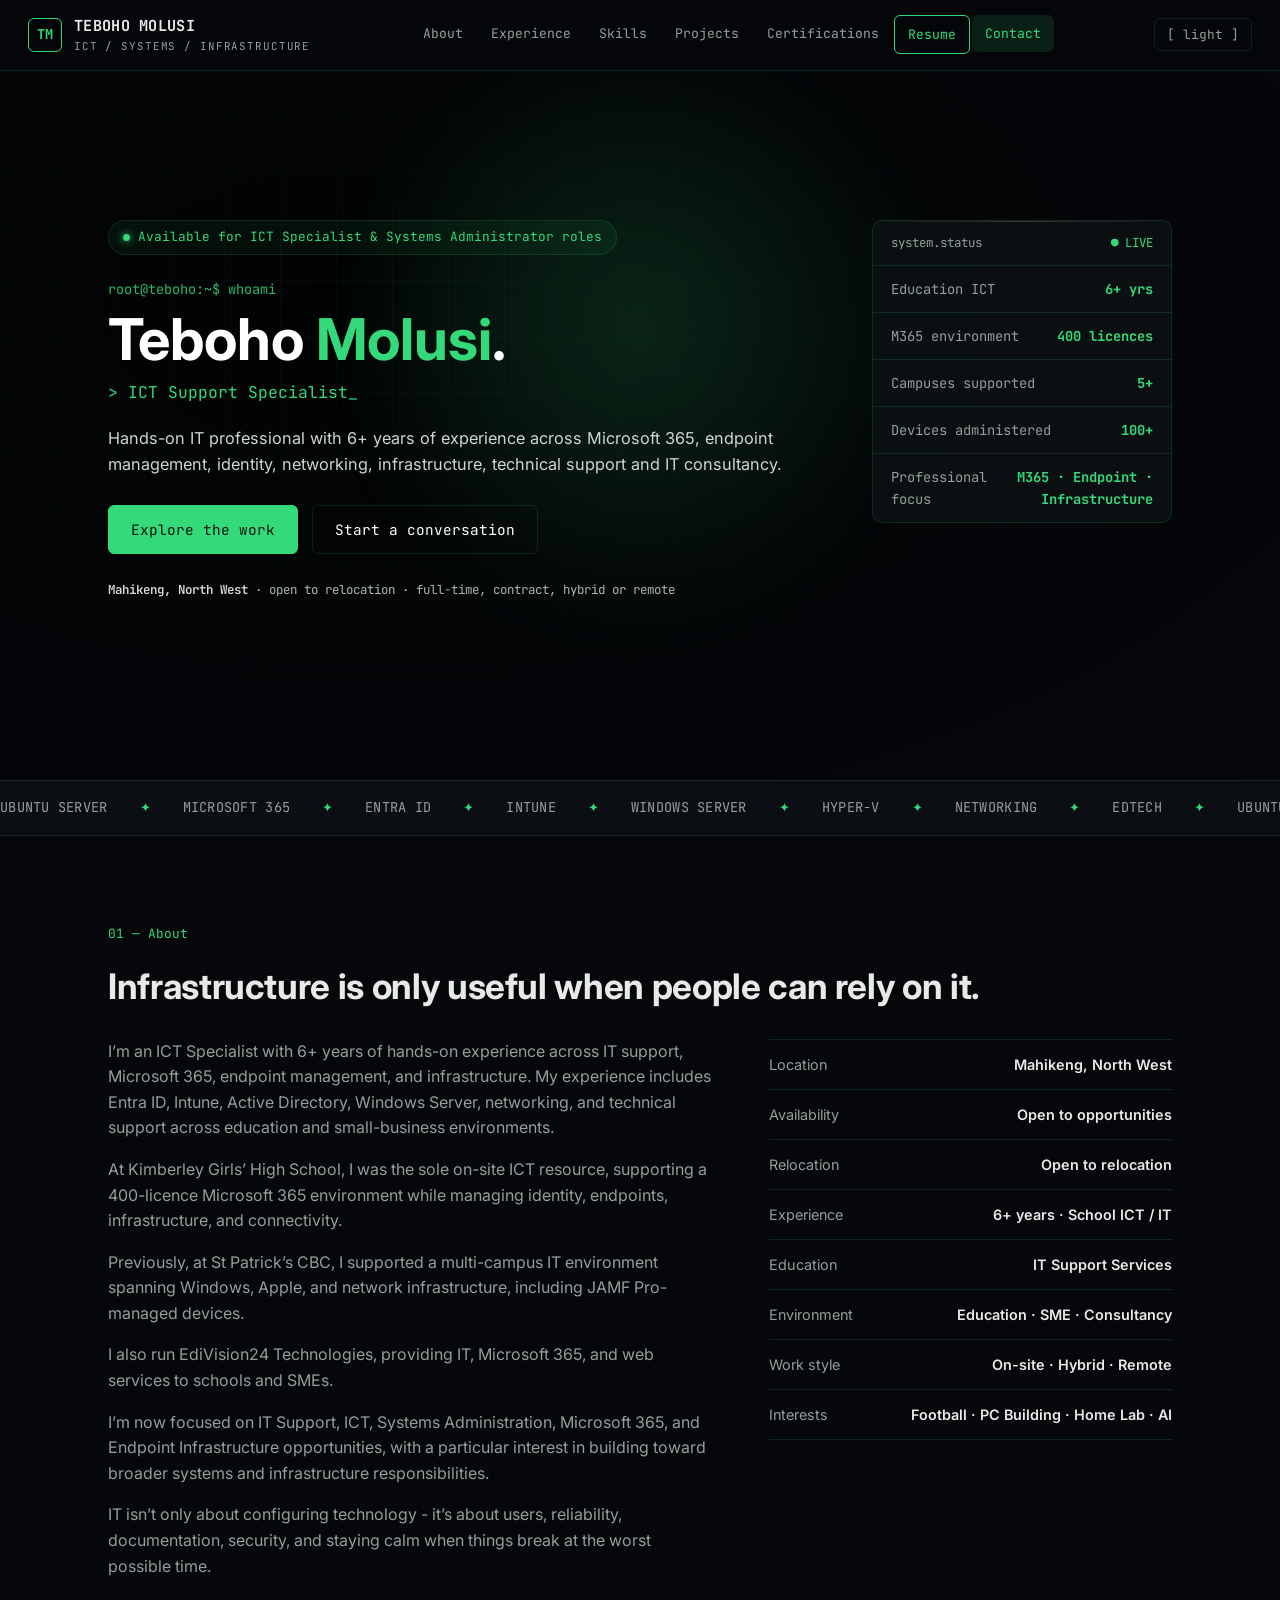
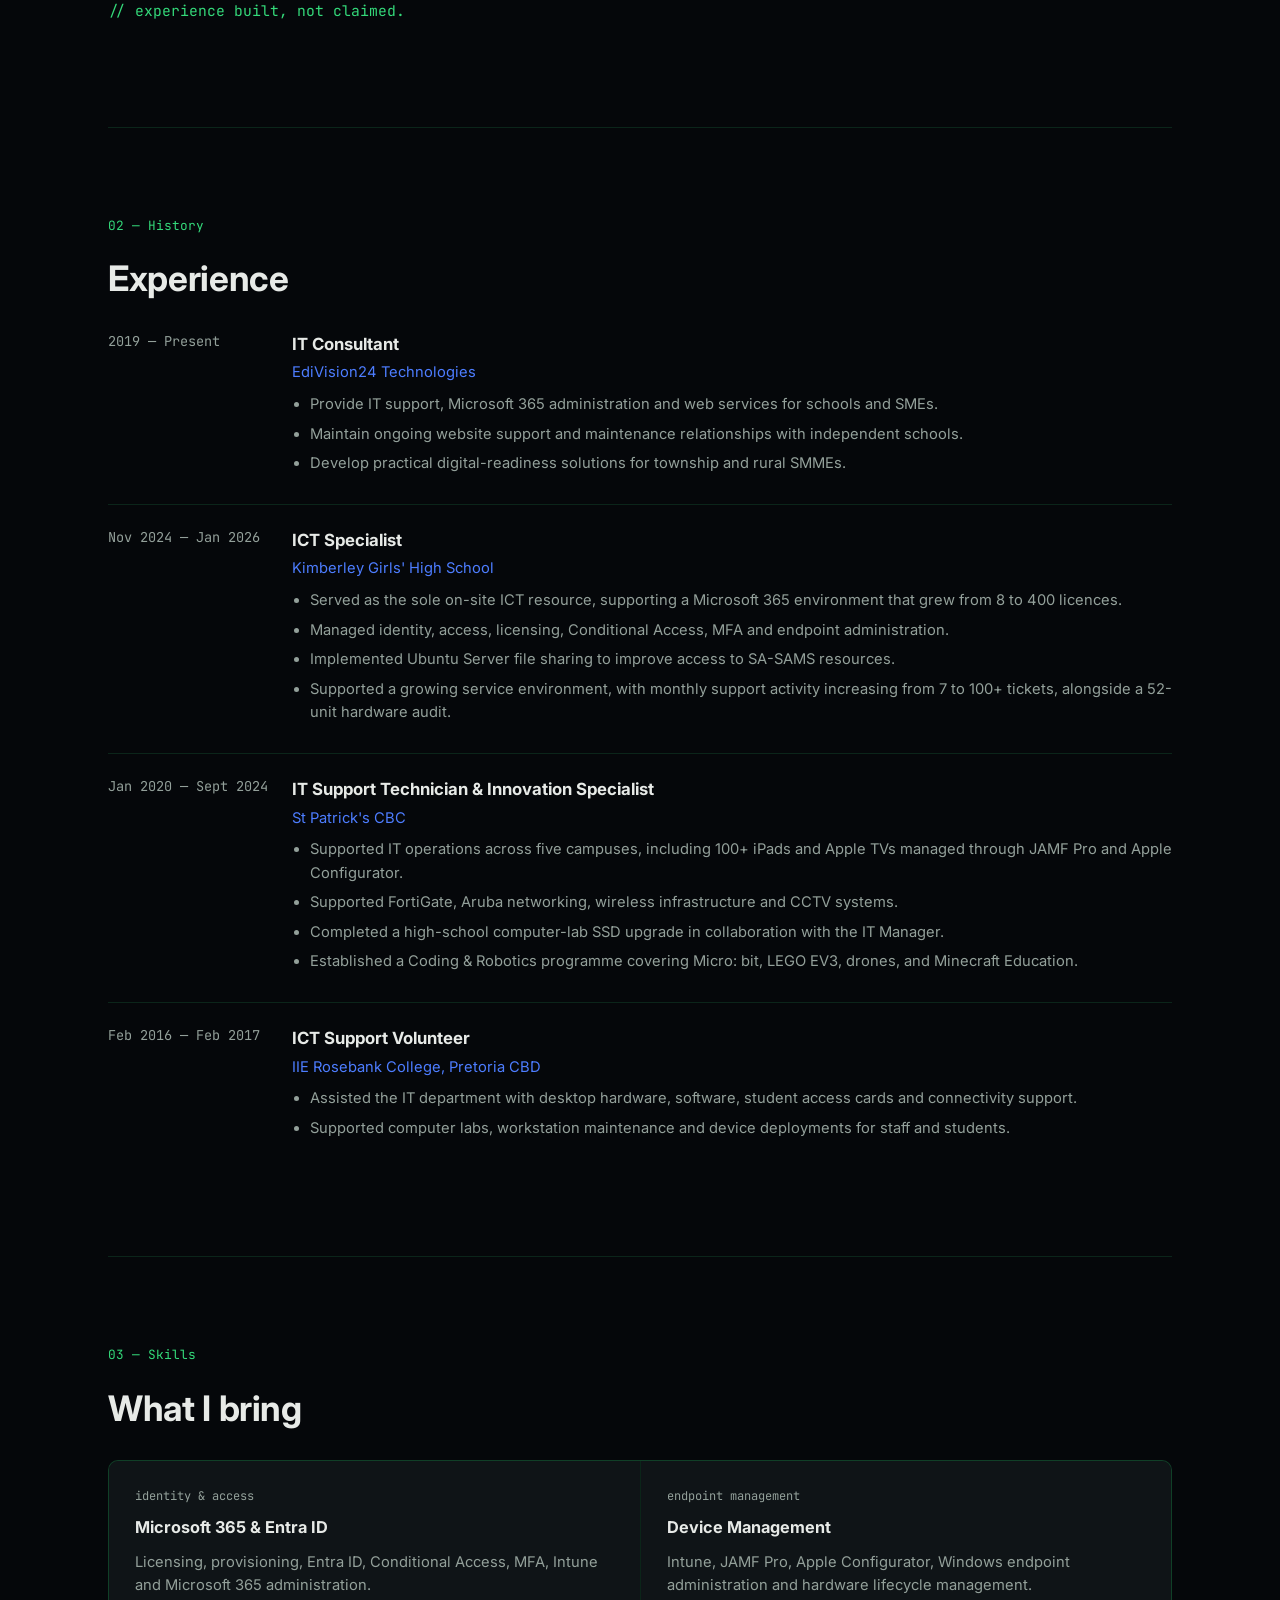
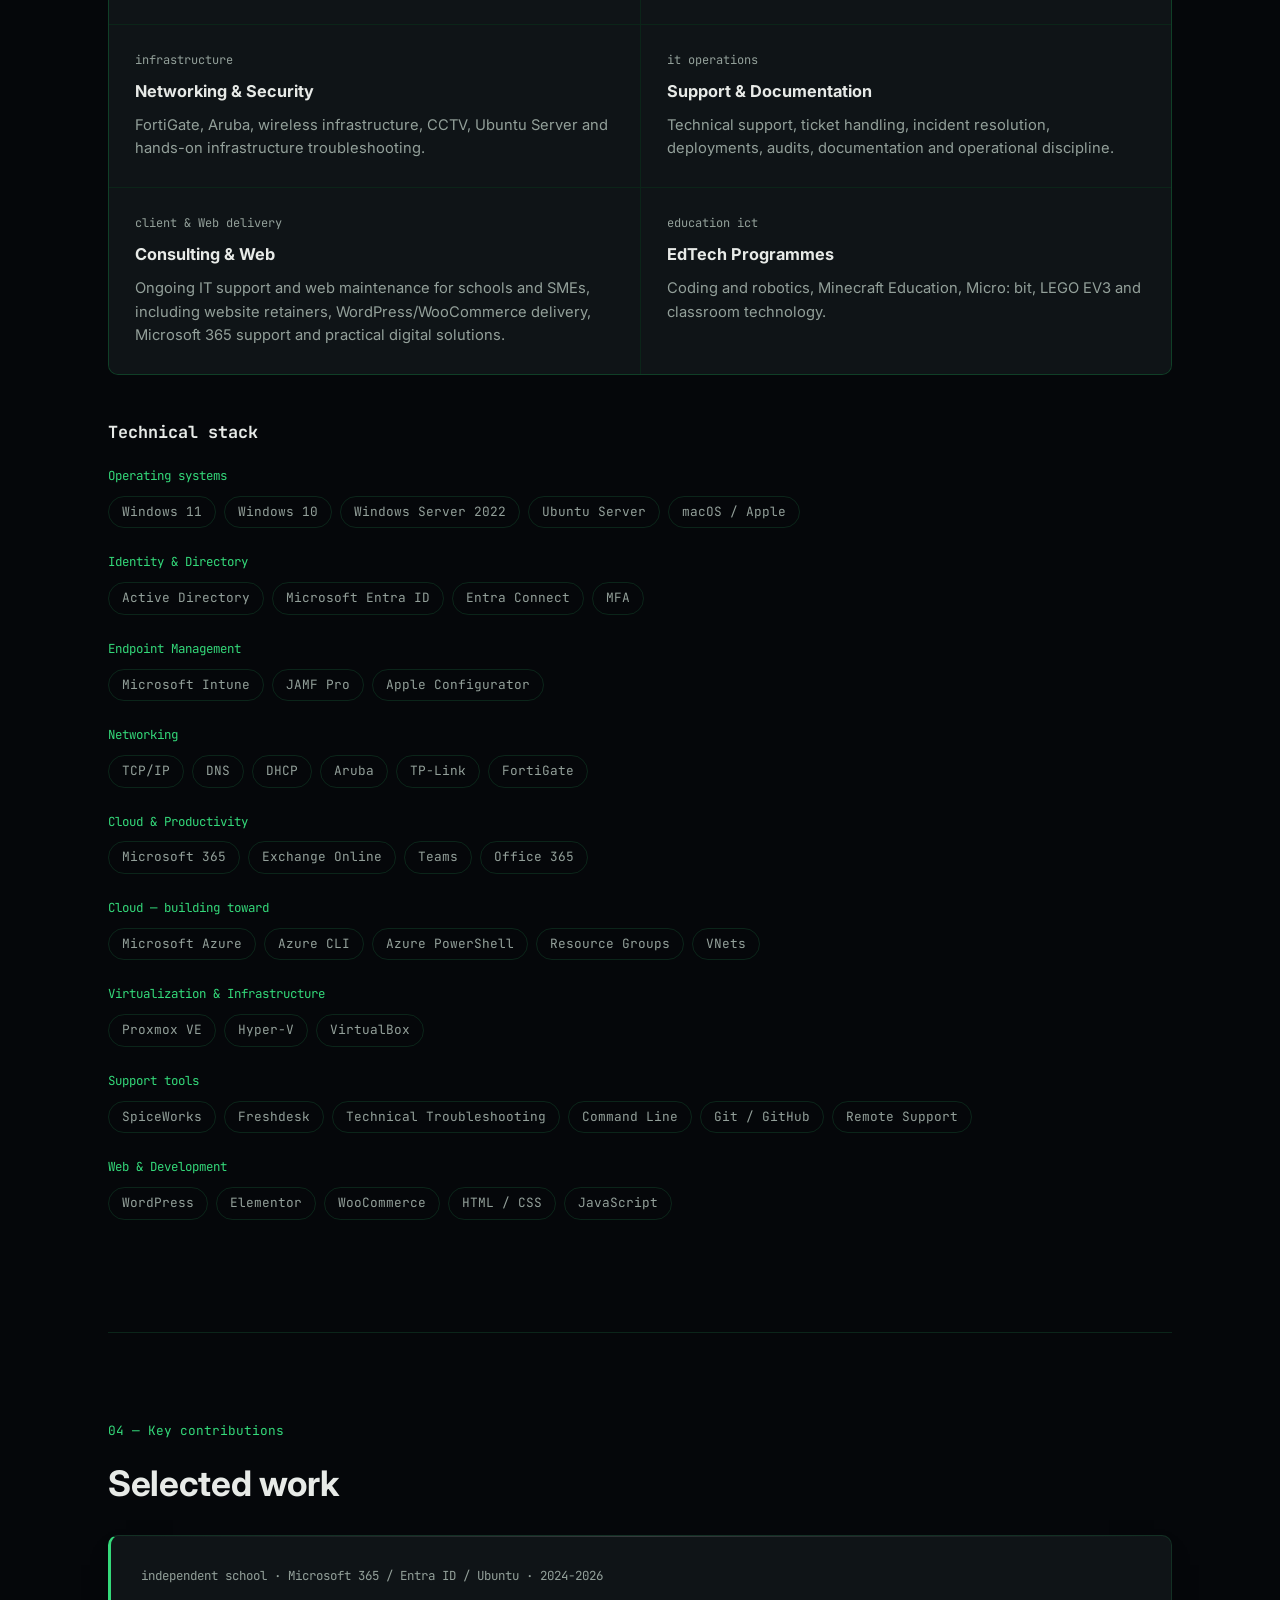
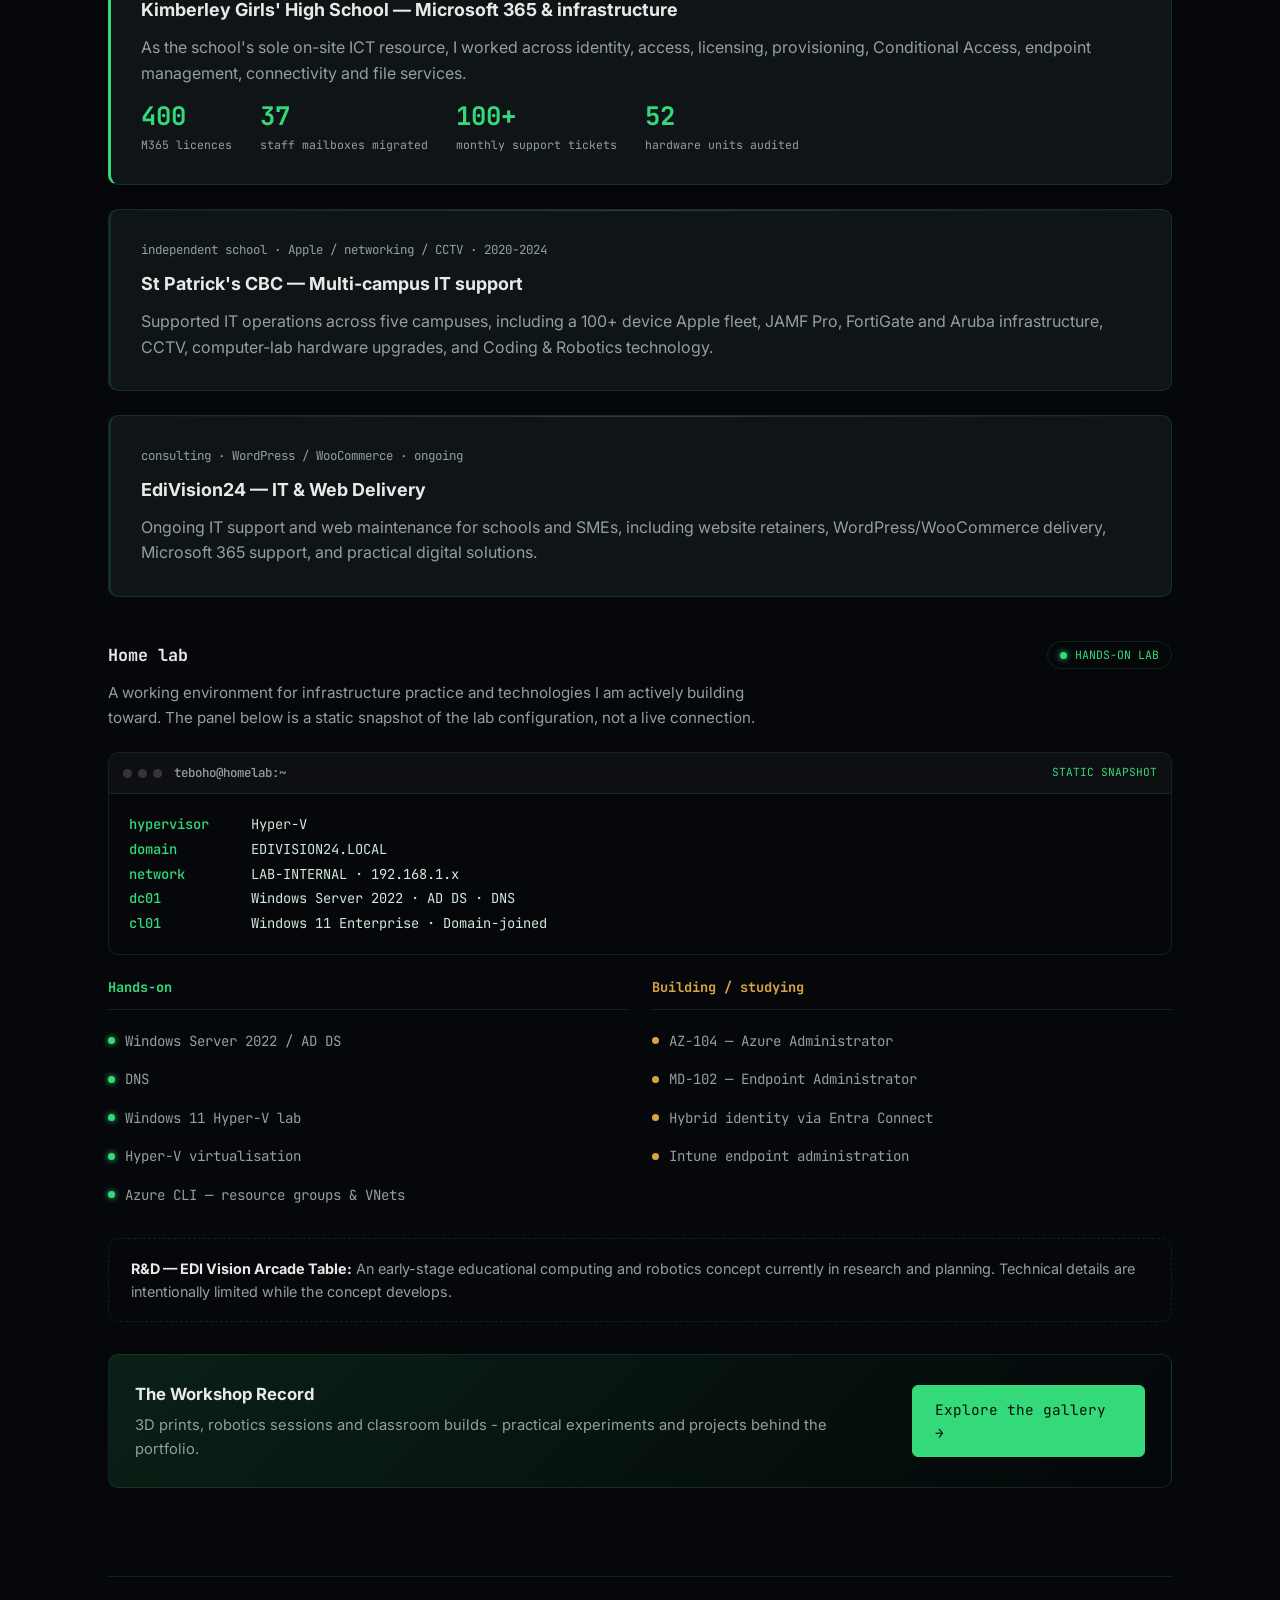
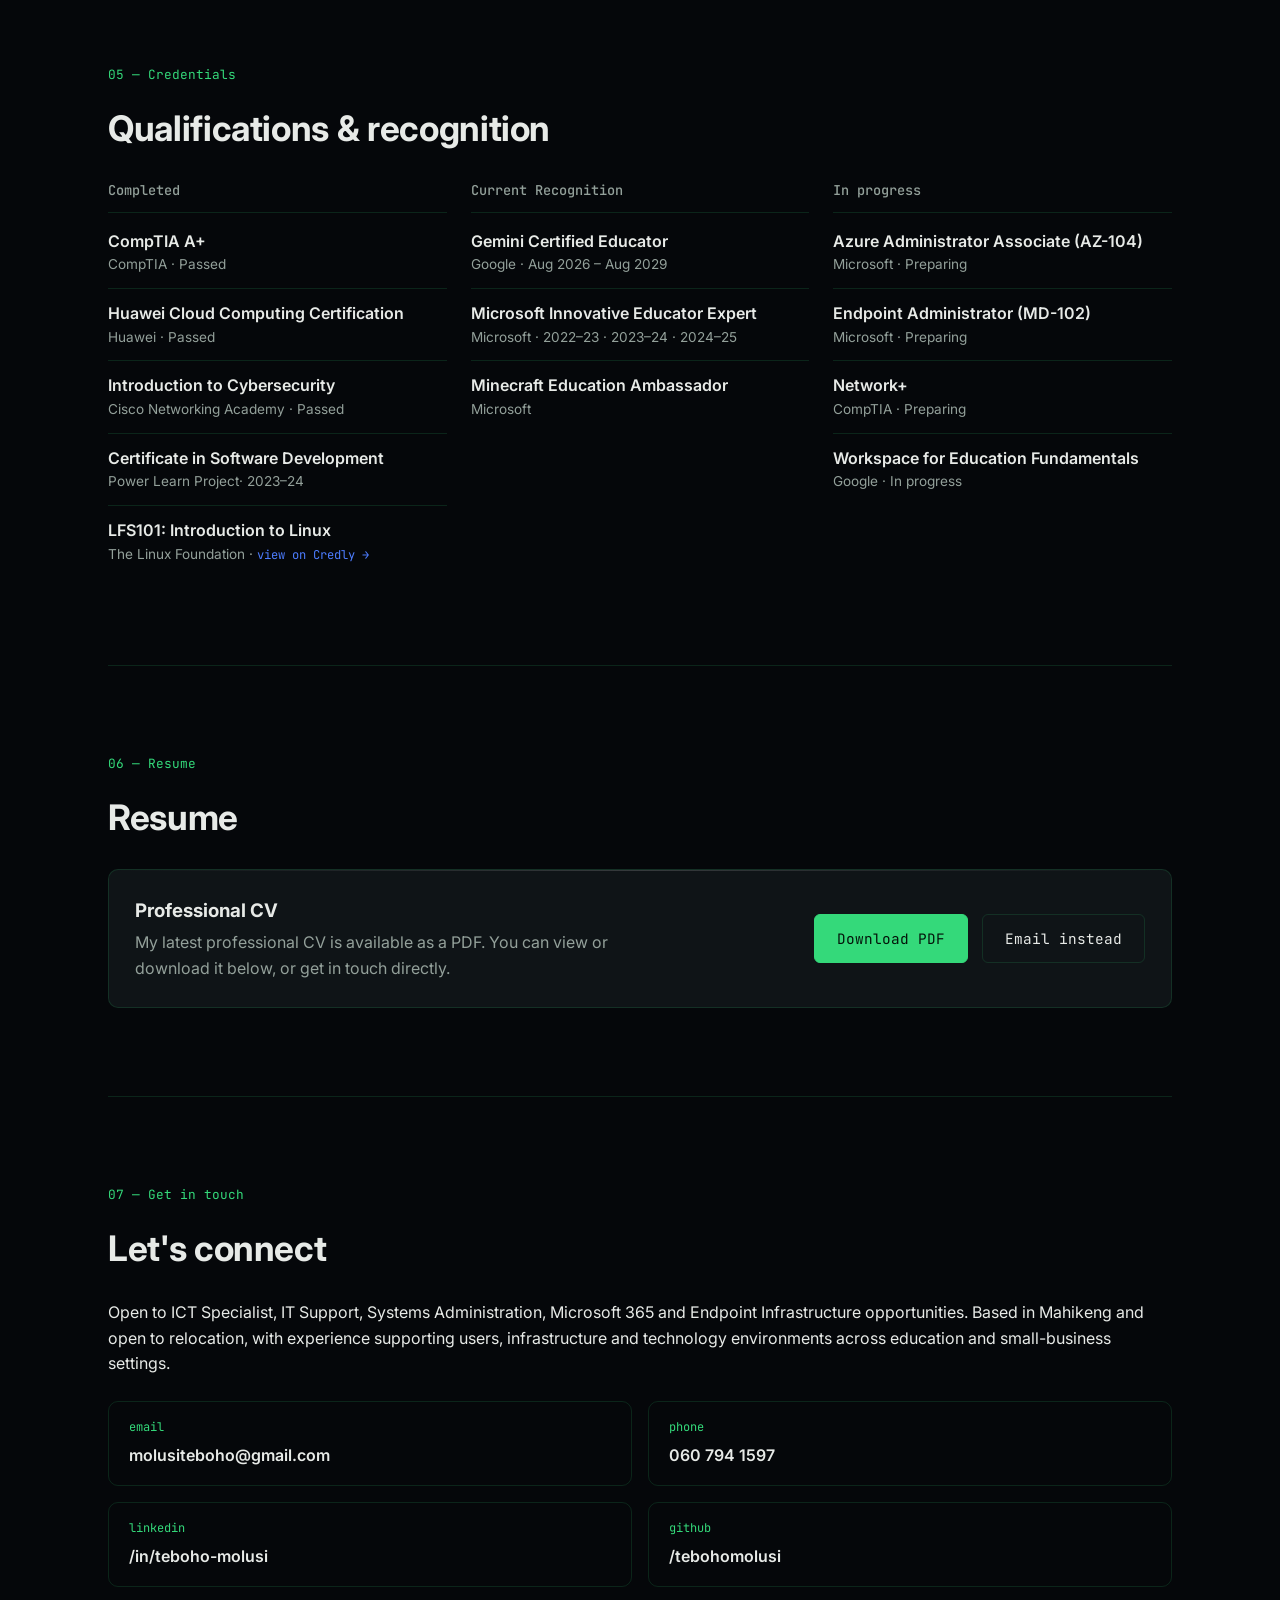
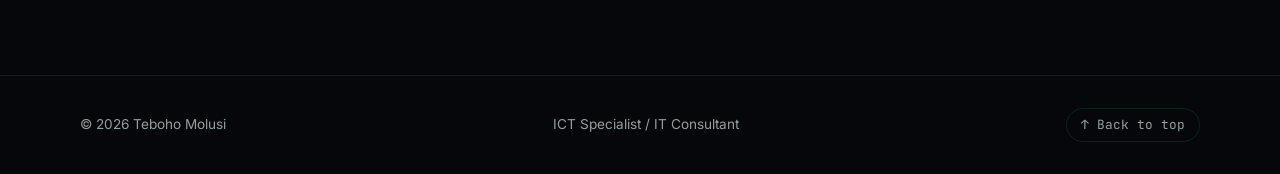
<file: index.html>
<!DOCTYPE html>
<html lang="en">
<head>
  <!-- Google Analytics -->
<script async src="https://www.googletagmanager.com/gtag/js?id=G-J85XFTSBBR"></script>
<script>
  window.dataLayer = window.dataLayer || [];
  function gtag(){dataLayer.push(arguments);}
  gtag('js', new Date());

  gtag('config', 'G-J85XFTSBBR');
</script>
<!-- End Google Analytics -->
<meta charset="UTF-8">
<meta name="viewport" content="width=device-width, initial-scale=1">
<title>Teboho Molusi — ICT Specialist &amp; Systems Administrator</title>
<meta name="description" content="Teboho Molusi — ICT Specialist, IT Consultant based in Mahikeng, South Africa.">
<link rel="preconnect" href="https://fonts.googleapis.com">
<link rel="preconnect" href="https://fonts.gstatic.com" crossorigin>
<link href="https://fonts.googleapis.com/css2?family=Inter:wght@400;500;600;700&family=JetBrains+Mono:wght@400;500;600;700&display=swap" rel="stylesheet">
<script>
  /* Apply saved theme before first paint (no flash) and mark JS as available for reveal animations */
  try {
    var t = localStorage.getItem('theme');
    if (t) document.documentElement.setAttribute('data-theme', t);
    document.documentElement.classList.add('js');
  } catch (e) {}
</script>
<link rel="stylesheet" href="style.css">
</head>
<body>
<a id="top"></a>
<a class="skip-link" href="#main">Skip to content</a>
<div class="cursor-glow" aria-hidden="true"></div>
<header id="site-header">
  <div class="brand">
    <span class="mark">TM</span>
    <div>
      <div class="name">TEBOHO MOLUSI</div>
      <div class="tagline">ICT / SYSTEMS / INFRASTRUCTURE</div>
    </div>
  </div>
  <nav id="site-nav">
    <ul>
      <li><a href="#about">About</a></li>
      <li><a href="#experience">Experience</a></li>
      <li><a href="#skills">Skills</a></li>
      <li><a href="#projects">Projects</a></li>
      <li><a href="#certifications">Certifications</a></li>
            <li><a href="#resume" class="resume-link">Resume</a></li>
      <li><a href="#contact">Contact</a></li>
    </ul>
  </nav>
  <div class="header-right">
    <button id="theme-toggle" aria-label="Toggle theme">[ light ]</button>
    <button id="nav-toggle" aria-label="Toggle menu">[ ☰ ]</button>
  </div>
</header>

<section class="hero" id="home">
  <canvas id="rain-canvas" aria-hidden="true"></canvas>
  <div class="hero-grid"></div>
  <div class="hero-glow"></div>
  <div class="hero-scrim"></div>
  <div class="hero-layout wrap">
    <div class="hero-copy">
      <span class="badge"><span class="dot"></span>Available for ICT Specialist &amp; Systems Administrator roles</span>
      <p class="prompt-line">root@teboho:~$ whoami</p>
      <h1>Teboho <span>Molusi</span>.</h1>
      <p class="typing-line" id="typing-line">&gt; ICT Support Specialist_</p>
      <p class="pitch">Hands-on IT professional with 6+ years of experience across Microsoft 365, endpoint management, identity, networking, infrastructure, technical support and IT consultancy.</p>
      <div class="cta-row">
        <a href="#projects" class="btn btn-primary">Explore the work</a>
        <a href="#contact" class="btn btn-ghost">Start a conversation</a>
      </div>
      <p class="location-line"><strong>Mahikeng, North West</strong> · open to relocation · full-time, contract, hybrid or remote</p>
    </div>
    <aside class="stat-card" aria-label="Experience at a glance">
      <div class="stat-head"><span>system.status</span><span class="live">● LIVE</span></div>
      <div class="stat-row"><span>Education ICT</span><strong>6+ yrs</strong></div>
      <div class="stat-row"><span>M365 environment</span><strong><span data-count-to="400">0</span> licences</strong></div>
      <div class="stat-row"><span>Campuses supported</span><strong><span data-count-to="5">0</span>+</strong></div>
      <div class="stat-row"><span>Devices administered</span><strong><span data-count-to="100">0</span>+</strong></div>
      <div class="stat-row"><span>Professional focus</span><strong>M365 · Endpoint · Infrastructure</strong></div>
    </aside>
  </div>
</section>

<div class="tech-ribbon" aria-hidden="true">
  <div class="ribbon-track">
    <span>UBUNTU SERVER</span><i>✦</i><span>MICROSOFT 365</span><i>✦</i><span>ENTRA ID</span><i>✦</i><span>INTUNE</span><i>✦</i><span>WINDOWS SERVER</span><i>✦</i><span>HYPER-V</span><i>✦</i><span>NETWORKING</span><i>✦</i><span>EDTECH</span><i>✦</i>
    <span>UBUNTU SERVER</span><i>✦</i><span>MICROSOFT 365</span><i>✦</i><span>ENTRA ID</span><i>✦</i><span>INTUNE</span><i>✦</i><span>WINDOWS SERVER</span><i>✦</i><span>HYPER-V</span><i>✦</i><span>NETWORKING</span><i>✦</i><span>EDTECH</span><i>✦</i>
  </div>
</div>

<main class="wrap" id="main">

  <section id="about" class="section reveal">
    <p class="eyebrow">01 — About</p>
    <h2>Infrastructure is only useful when people can rely on it.</h2>
    <div class="about-grid">
      <div class="prose">
        <p>I’m an ICT Specialist with 6+ years of hands-on experience across IT support, Microsoft 365, endpoint management, and infrastructure. My experience includes Entra ID, Intune, Active Directory, Windows Server, networking, and technical support across education and small-business environments.</p>
        <p>At Kimberley Girls’ High School, I was the sole on-site ICT resource, supporting a 400-licence Microsoft 365 environment while managing identity, endpoints, infrastructure, and connectivity.</p>
        <p>Previously, at St Patrick’s CBC, I supported a multi-campus IT environment spanning Windows, Apple, and network infrastructure, including JAMF Pro-managed devices.</p>
        <p>I also run EdiVision24 Technologies, providing IT, Microsoft 365, and web services to schools and SMEs.</p>
        <p>I’m now focused on IT Support, ICT, Systems Administration, Microsoft 365, and Endpoint Infrastructure opportunities, with a particular interest in building toward broader systems and infrastructure responsibilities.</p>
        <p>IT isn’t only about configuring technology - it’s about users, reliability, documentation, security, and staying calm when things break at the worst possible time.</p>
        <p class="philosophy">// experience built, not claimed.</p>
      </div>
      <div class="fact-list">
        <div><span>Location</span><strong>Mahikeng, North West</strong></div>
        <div><span>Availability</span><strong>Open to opportunities</strong></div>
        <div><span>Relocation</span><strong>Open to relocation</strong></div>
        <div><span>Experience</span><strong>6+ years · School ICT / IT</strong></div>
        <div><span>Education</span><strong>IT Support Services</strong></div>
        <div><span>Environment</span><strong>Education · SME · Consultancy</strong></div>
        <div><span>Work style</span><strong>On-site · Hybrid · Remote</strong></div>
        <div><span>Interests</span><strong>Football · PC Building · Home Lab · AI </strong></div>
      </div>
    </div>
  </section>

  <section id="experience" class="section reveal">
    <p class="eyebrow">02 — History</p>
    <h2>Experience</h2>
    <div class="timeline">
      <article class="timeline-item">
        <time>2019 — Present</time>
        <div>
          <h3>IT Consultant</h3>
          <span class="org">EdiVision24 Technologies</span>
          <ul>
            <li>Provide IT support, Microsoft 365 administration and web services for schools and SMEs.</li>
            <li>Maintain ongoing website support and maintenance relationships with independent schools.</li>
            <li>Develop practical digital-readiness solutions for township and rural SMMEs.</li>
          </ul>
        </div>
      </article>
      <article class="timeline-item">
        <time>Nov 2024 — Jan 2026</time>
        <div>
          <h3>ICT Specialist</h3>
          <span class="org">Kimberley Girls' High School</span>
          <ul>
            <li>Served as the sole on-site ICT resource, supporting a Microsoft 365 environment that grew from 8 to 400 licences.</li>
            <li>Managed identity, access, licensing, Conditional Access, MFA and endpoint administration.</li>
            <li>Implemented Ubuntu Server file sharing to improve access to SA-SAMS resources.</li>
            <li>Supported a growing service environment, with monthly support activity increasing from 7 to 100+ tickets, alongside a 52-unit hardware audit.</li>
          </ul>
        </div>
      </article>
      <article class="timeline-item">
        <time>Jan 2020 — Sept 2024</time>
        <div>
          <h3>IT Support Technician &amp; Innovation Specialist</h3>
          <span class="org">St Patrick's CBC</span>
          <ul>
            <li>Supported IT operations across five campuses, including 100+ iPads and Apple TVs managed through JAMF Pro and Apple Configurator.</li>
            <li>Supported FortiGate, Aruba networking, wireless infrastructure and CCTV systems.</li>
            <li>Completed a high-school computer-lab SSD upgrade in collaboration with the IT Manager.</li>
            <li>Established a Coding & Robotics programme covering Micro: bit, LEGO EV3, drones, and Minecraft Education.</li>
          </ul>
        </div>
      </article>
      <article class="timeline-item">
        <time>Feb 2016 — Feb 2017</time>
        <div>
          <h3>ICT Support Volunteer</h3>
          <span class="org">IIE Rosebank College, Pretoria CBD</span>
          <ul>
            <li>Assisted the IT department with desktop hardware, software, student access cards and connectivity support.</li>
            <li>Supported computer labs, workstation maintenance and device deployments for staff and students.</li>
          </ul>
        </div>
      </article>
    </div>
  </section>

  <section id="skills" class="section reveal">
    <p class="eyebrow">03 — Skills</p>
    <h2>What I bring</h2>
    <div class="cap-grid">
      <article><span class="tag">identity &amp; access</span>
        <h3>Microsoft 365 &amp; Entra ID</h3>
        <p>Licensing, provisioning, Entra ID, Conditional Access, MFA, Intune and Microsoft 365 administration.</p>
      </article>
      <article><span class="tag">endpoint management</span>
        <h3>Device Management</h3>
        <p>Intune, JAMF Pro, Apple Configurator, Windows endpoint administration and hardware lifecycle management.</p>
      </article>
      <article><span class="tag">infrastructure</span>
        <h3>Networking &amp; Security</h3>
        <p>FortiGate, Aruba, wireless infrastructure, CCTV, Ubuntu Server and hands-on infrastructure troubleshooting.</p>
      </article>
      <article><span class="tag">it operations</span>
        <h3>Support &amp; Documentation</h3>
        <p>Technical support, ticket handling, incident resolution, deployments, audits, documentation and operational discipline.</p>
      </article>
      <article><span class="tag">client &amp; Web delivery</span>
        <h3>Consulting &amp; Web</h3>
        <p>Ongoing IT support and web maintenance for schools and SMEs, including website retainers, WordPress/WooCommerce delivery, Microsoft 365 support and practical digital solutions.</p>
      </article>
      <article><span class="tag">education ict</span>
        <h3>EdTech Programmes</h3>
        <p>Coding and robotics, Minecraft Education, Micro: bit, LEGO EV3 and classroom technology.</p>
      </article>
    </div>

    <h3 class="sub-head">Technical stack</h3>
    <div class="stack">
      <div><label>Operating systems</label>
        <p><span>Windows 11</span><span>Windows 10</span><span>Windows Server 2022</span><span>Ubuntu Server</span><span>macOS / Apple</span></p>
      </div>
      <div><label>Identity &amp; Directory</label>
        <p><span>Active Directory</span><span>Microsoft Entra ID</span><span>Entra Connect</span><span>MFA</span></p>
      </div>
      <div><label>Endpoint Management</label>
        <p><span>Microsoft Intune</span><span>JAMF Pro</span><span>Apple Configurator</span></p>
      </div>
      <div><label>Networking</label>
        <p><span>TCP/IP</span><span>DNS</span><span>DHCP</span><span>Aruba</span><span>TP-Link</span><span>FortiGate</span></p>
      </div>
      <div><label>Cloud &amp; Productivity</label>
        <p><span>Microsoft 365</span><span>Exchange Online</span><span>Teams</span><span>Office 365</span></p>
      </div>
      <div><label>Cloud — building toward</label>
        <p><span>Microsoft Azure</span><span>Azure CLI</span><span>Azure PowerShell</span><span>Resource Groups</span><span>VNets</span></p>
      </div>
      <div><label>Virtualization &amp; Infrastructure</label>
        <p><span>Proxmox VE</span><span>Hyper-V</span><span>VirtualBox</span></p>
      </div>
      <div><label>Support tools</label>
        <p><span>SpiceWorks</span><span>Freshdesk</span><span>Technical Troubleshooting</span><span>Command Line</span><span>Git / GitHub</span><span>Remote Support</span></p>
      </div>
      <div><label>Web &amp; Development</label>
        <p><span>WordPress</span><span>Elementor</span><span>WooCommerce</span><span>HTML / CSS</span><span>JavaScript</span></p>
      </div>
    </div>
  </section>

  <section id="projects" class="section reveal">
    <p class="eyebrow">04 — Key contributions</p>
    <h2>Selected work</h2>

    <article class="case-card featured">
      <div class="meta">independent school · Microsoft 365 / Entra ID / Ubuntu · 2024-2026</div>
      <h3>Kimberley Girls' High School — Microsoft 365 & infrastructure</h3>
      <p>As the school's sole on-site ICT resource, I worked across identity, access, licensing, provisioning, Conditional Access, endpoint management, connectivity and file services.</p>
      <div class="metric-row">
        <div><strong data-count-to="400" data-count-from="8">8</strong><small>M365 licences</small></div>
        <div><strong data-count-to="37">0</strong><small>staff mailboxes migrated</small></div>
        <div><strong data-count-to="100" data-suffix="+">0+</strong><small>monthly support tickets</small></div>
        <div><strong data-count-to="52">0</strong><small>hardware units audited</small></div>
      </div>
    </article>

    <article class="case-card">
      <div class="meta">independent school · Apple / networking / CCTV · 2020-2024</div>
      <h3>St Patrick's CBC — Multi-campus IT support</h3>
      <p>Supported IT operations across five campuses, including a 100+ device Apple fleet, JAMF Pro, FortiGate and Aruba infrastructure, CCTV, computer-lab hardware upgrades, and Coding & Robotics technology.</p>
    </article>

    <article class="case-card">
      <div class="meta">consulting · WordPress / WooCommerce · ongoing</div>
      <h3>EdiVision24 — IT & Web Delivery</h3>
      <p>Ongoing IT support and web maintenance for schools and SMEs, including website retainers, WordPress/WooCommerce delivery, Microsoft 365 support, and practical digital solutions.</p>
    </article>

    <div class="lab-heading">
      <h3 class="sub-head">Home lab</h3>
      <span class="status-chip"><i></i> HANDS-ON LAB</span>
    </div>
    <p class="section-note">A working environment for infrastructure practice and technologies I am actively building toward. The panel below is a static snapshot of the lab configuration, not a live connection.</p>

    <div class="lab-terminal" role="group" aria-label="Home lab configuration summary">
      <div class="terminal-head">
        <span class="term-dots" aria-hidden="true"><i></i><i></i><i></i></span>
        <strong>teboho@homelab:~</strong>
        <span>STATIC SNAPSHOT</span>
      </div>
      <div class="terminal-body">
        <p><b>hypervisor</b><span>Hyper-V</span></p>
        <p><b>domain</b><span>EDIVISION24.LOCAL</span></p>
        <p><b>network</b><span>LAB-INTERNAL · 192.168.1.x</span></p>
        <p><b>dc01</b><span>Windows Server 2022 · AD DS · DNS</span></p>
        <p><b>cl01</b><span>Windows 11 Enterprise · Domain-joined</span></p>
      </div>
    </div>

    <div class="lab-cols">
      <div class="lab-col">
        <h4>Hands-on</h4>
        <p><i></i>Windows Server 2022 / AD DS</p>
        <p><i></i>DNS</p>
        <p><i></i>Windows 11 Hyper-V lab</p>
        <p><i></i>Hyper-V virtualisation</p>
        <p><i></i>Azure CLI — resource groups &amp; VNets</p>
      </div>
      <div class="lab-col roadmap">
        <h4>Building / studying</h4>
        <p><i></i>AZ-104 — Azure Administrator</p>
        <p><i></i>MD-102 — Endpoint Administrator</p>
        <p><i></i>Hybrid identity via Entra Connect</p>
        <p><i></i>Intune endpoint administration</p>
      </div>
    </div>

    <div class="rd-note"><strong>R&amp;D — EDI Vision Arcade Table:</strong> An early-stage educational computing and robotics concept currently in research and planning. Technical details are intentionally limited while the concept develops.</div>

    <div class="gallery-card">
      <div>
        <h3>The Workshop Record</h3>
        <p>3D prints, robotics sessions and classroom builds - practical experiments and projects behind the portfolio.</p>
      </div>
      <a href="gallery.html" class="btn btn-primary">Explore the gallery →</a>
    </div>
  </section>

  <section id="certifications" class="section reveal">
    <p class="eyebrow">05 — Credentials</p>
    <h2>Qualifications &amp; recognition</h2>
    <div class="cred-cols">
      <div>
        <h3>Completed</h3>
        <p><b>CompTIA A+</b><small>CompTIA · Passed</small></p>
        <p><b>Huawei Cloud Computing Certification</b><small>Huawei · Passed</small></p>
        <p><b>Introduction to Cybersecurity</b><small>Cisco Networking Academy · Passed</small></p>
        <p><b>Certificate in Software Development</b><small>Power Learn Project· 2023–24</small></p>
        <p><b>LFS101: Introduction to Linux</b><small>The Linux Foundation · <a href="https://www.credly.com/badges/809aaf9c-2e5a-4cbd-a3f5-497d172d84af/public_url" target="_blank" rel="noopener noreferrer">view on Credly →</a></small></p>
      </div>
      <div>
        <h3>Current Recognition</h3>
        <p><b>Gemini Certified Educator</b><small>Google · Aug 2026 – Aug 2029</small></p>
        <p><b>Microsoft Innovative Educator Expert</b><small>Microsoft · 2022–23 · 2023–24 · 2024–25</small></p>
        <p><b>Minecraft Education Ambassador</b><small>Microsoft</small></p>
      </div>
      <div>
        <h3>In progress</h3>
        <p><b>Azure Administrator Associate (AZ-104)</b><small>Microsoft · Preparing</small></p>
        <p><b>Endpoint Administrator (MD-102)</b><small>Microsoft · Preparing</small></p>
        <p><b>Network+</b><small>CompTIA · Preparing</small></p>
        <p><b>Workspace for Education Fundamentals</b><small>Google · In progress</small></p>
      </div>
    </div>
  </section>

  <section id="resume" class="section reveal">
    <p class="eyebrow">06 — Resume</p>
    <h2>Resume</h2>
    <div class="resume-card">
      <div>
        <h3>Professional CV</h3>
        <p>My latest professional CV is available as a PDF. You can view or download it below, or get in touch directly.</p>
      </div>
      <div class="cta-row">
        <a class="btn btn-primary" id="resume-download" href="resume/Teboho-Molusi-CV-IT_Specialist.pdf" download>Download PDF</a>
        <a class="btn btn-ghost" href="mailto:molusiteboho@gmail.com?subject=Resume%20request">Email instead</a>
      </div>
    </div>
  </section>

  <section id="contact" class="section reveal">
    <p class="eyebrow">07 — Get in touch</p>
    <h2>Let's connect</h2>
    <p class="contact-intro">

    <p>Open to ICT Specialist, IT Support, Systems Administration, Microsoft 365 and Endpoint Infrastructure opportunities. Based in Mahikeng and open to relocation, with experience supporting users, infrastructure and technology environments across education and small-business settings.</p>
    <div class="contact-grid">
      <a href="mailto:molusiteboho@gmail.com"><span>email</span><strong>molusiteboho@gmail.com</strong></a>
      <a href="tel:+27607941597"><span>phone</span><strong>060 794 1597</strong></a>
      <a href="https://www.linkedin.com/in/teboho-molusi/" target="_blank" rel="noopener"><span>linkedin</span><strong>/in/teboho-molusi</strong></a>
      <a href="https://github.com/tebohomolusi" target="_blank" rel="noopener"><span>github</span><strong>/tebohomolusi</strong></a>
    </div>
  </section>

</main>

<footer>
  <div class="footer-inner">
    <span>© <span id="year">2026</span> Teboho Molusi</span>
    <span>ICT Specialist / IT Consultant</span>
    <a href="#top" class="back-top">↑ Back to top</a>
  </div>
</footer>

<script src="script.js"></script>
</body>
</html>
</file>
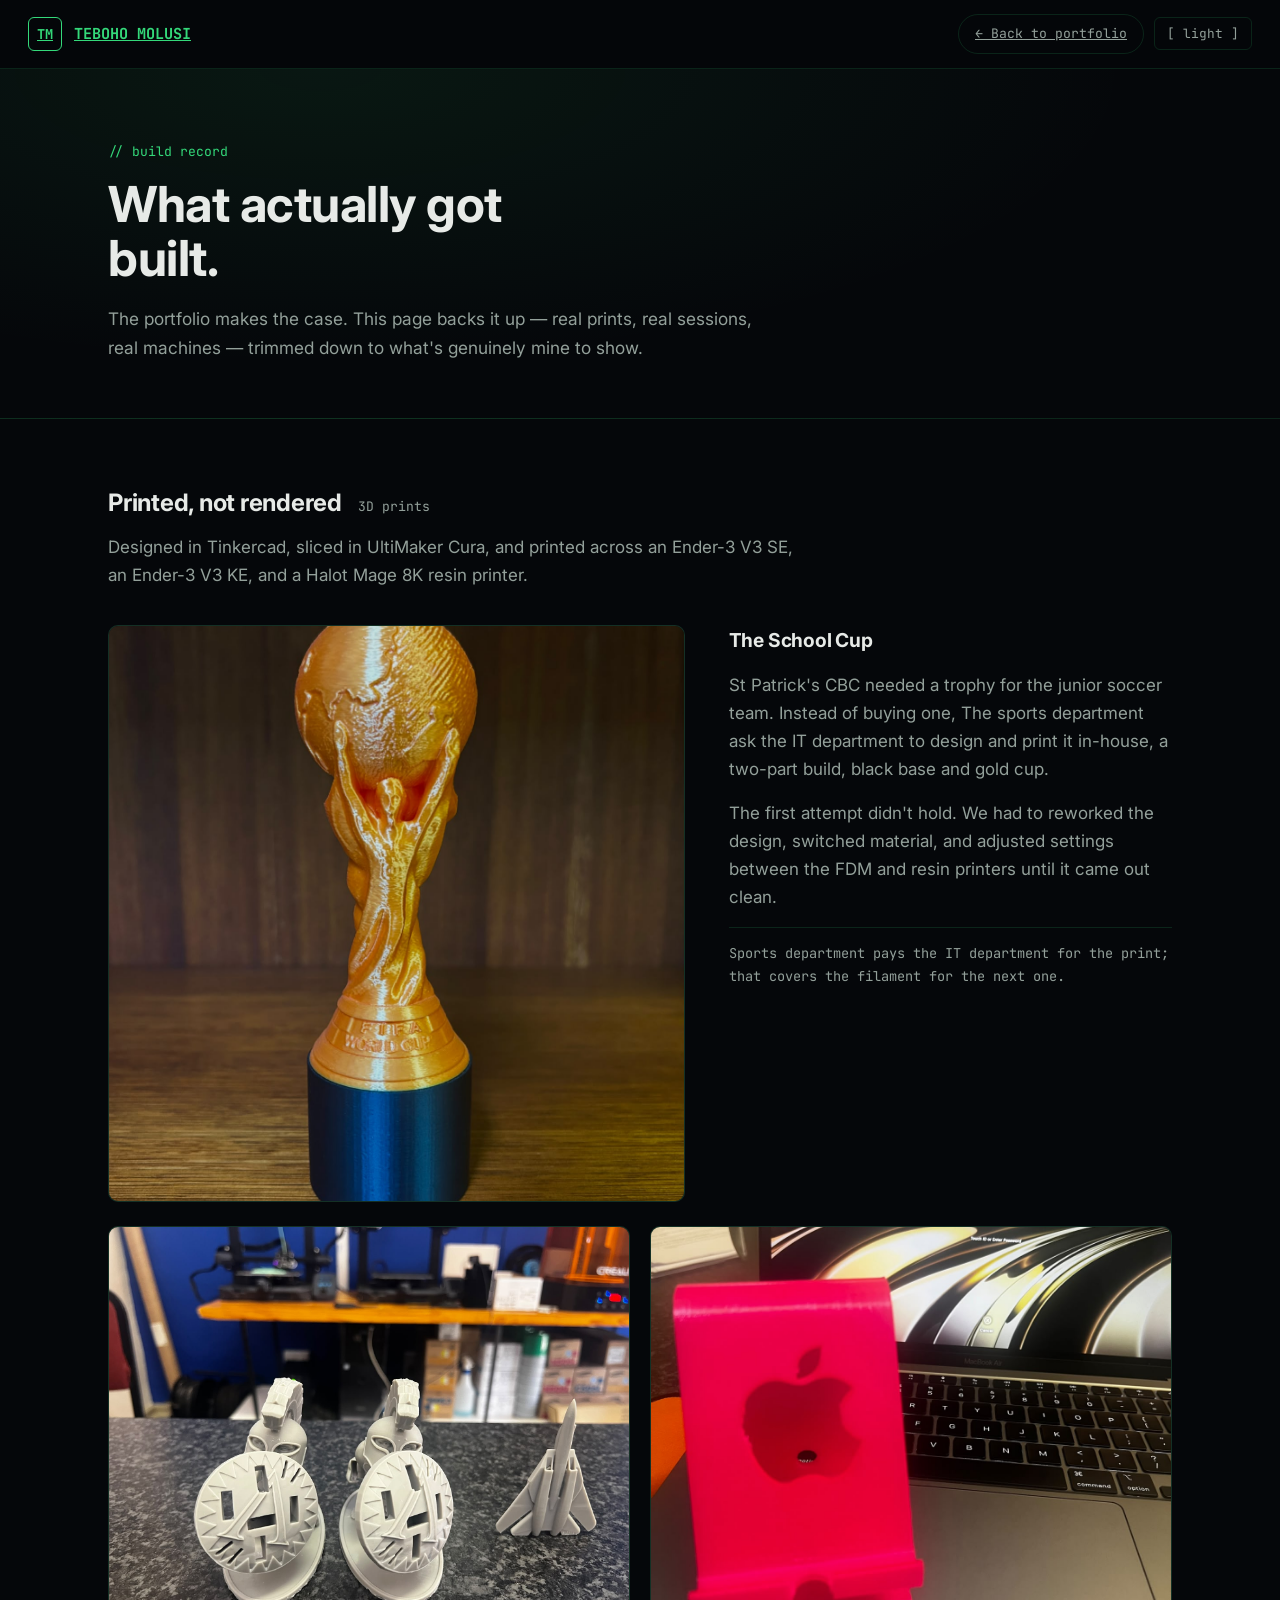
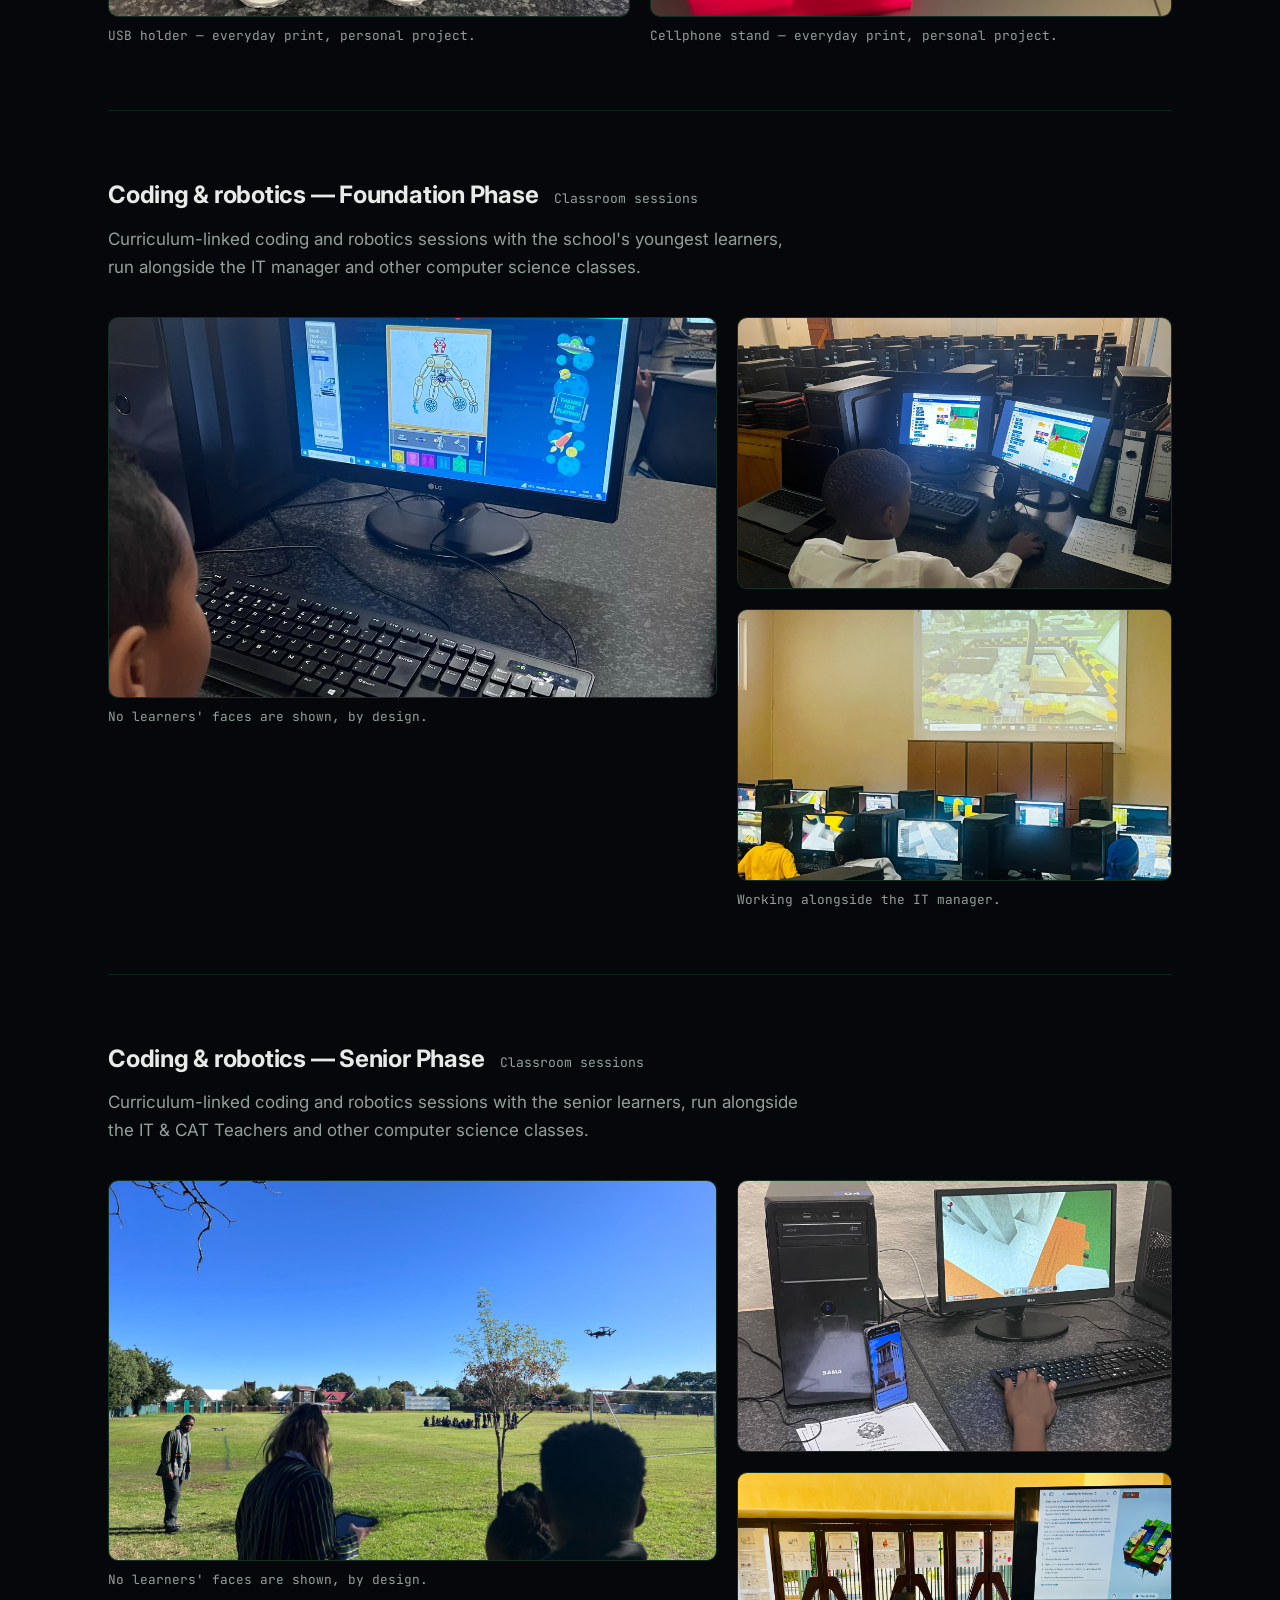
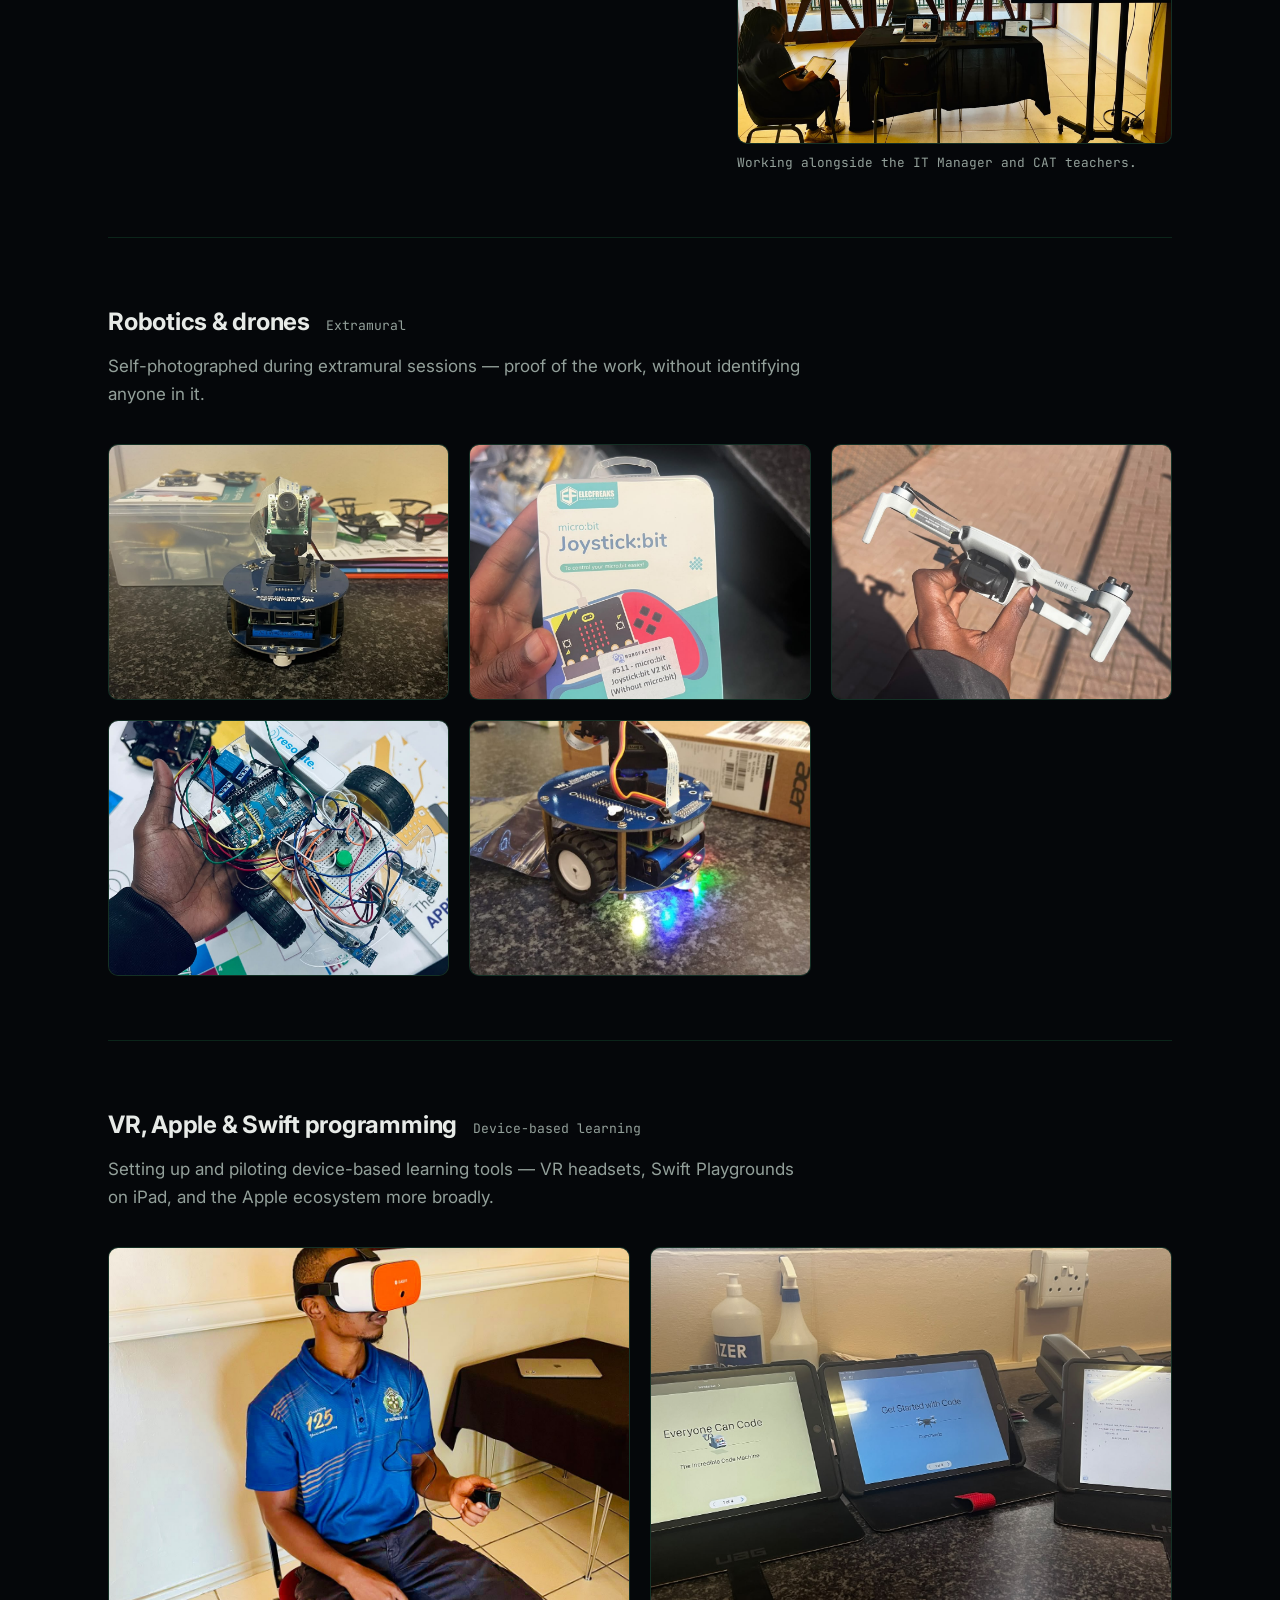
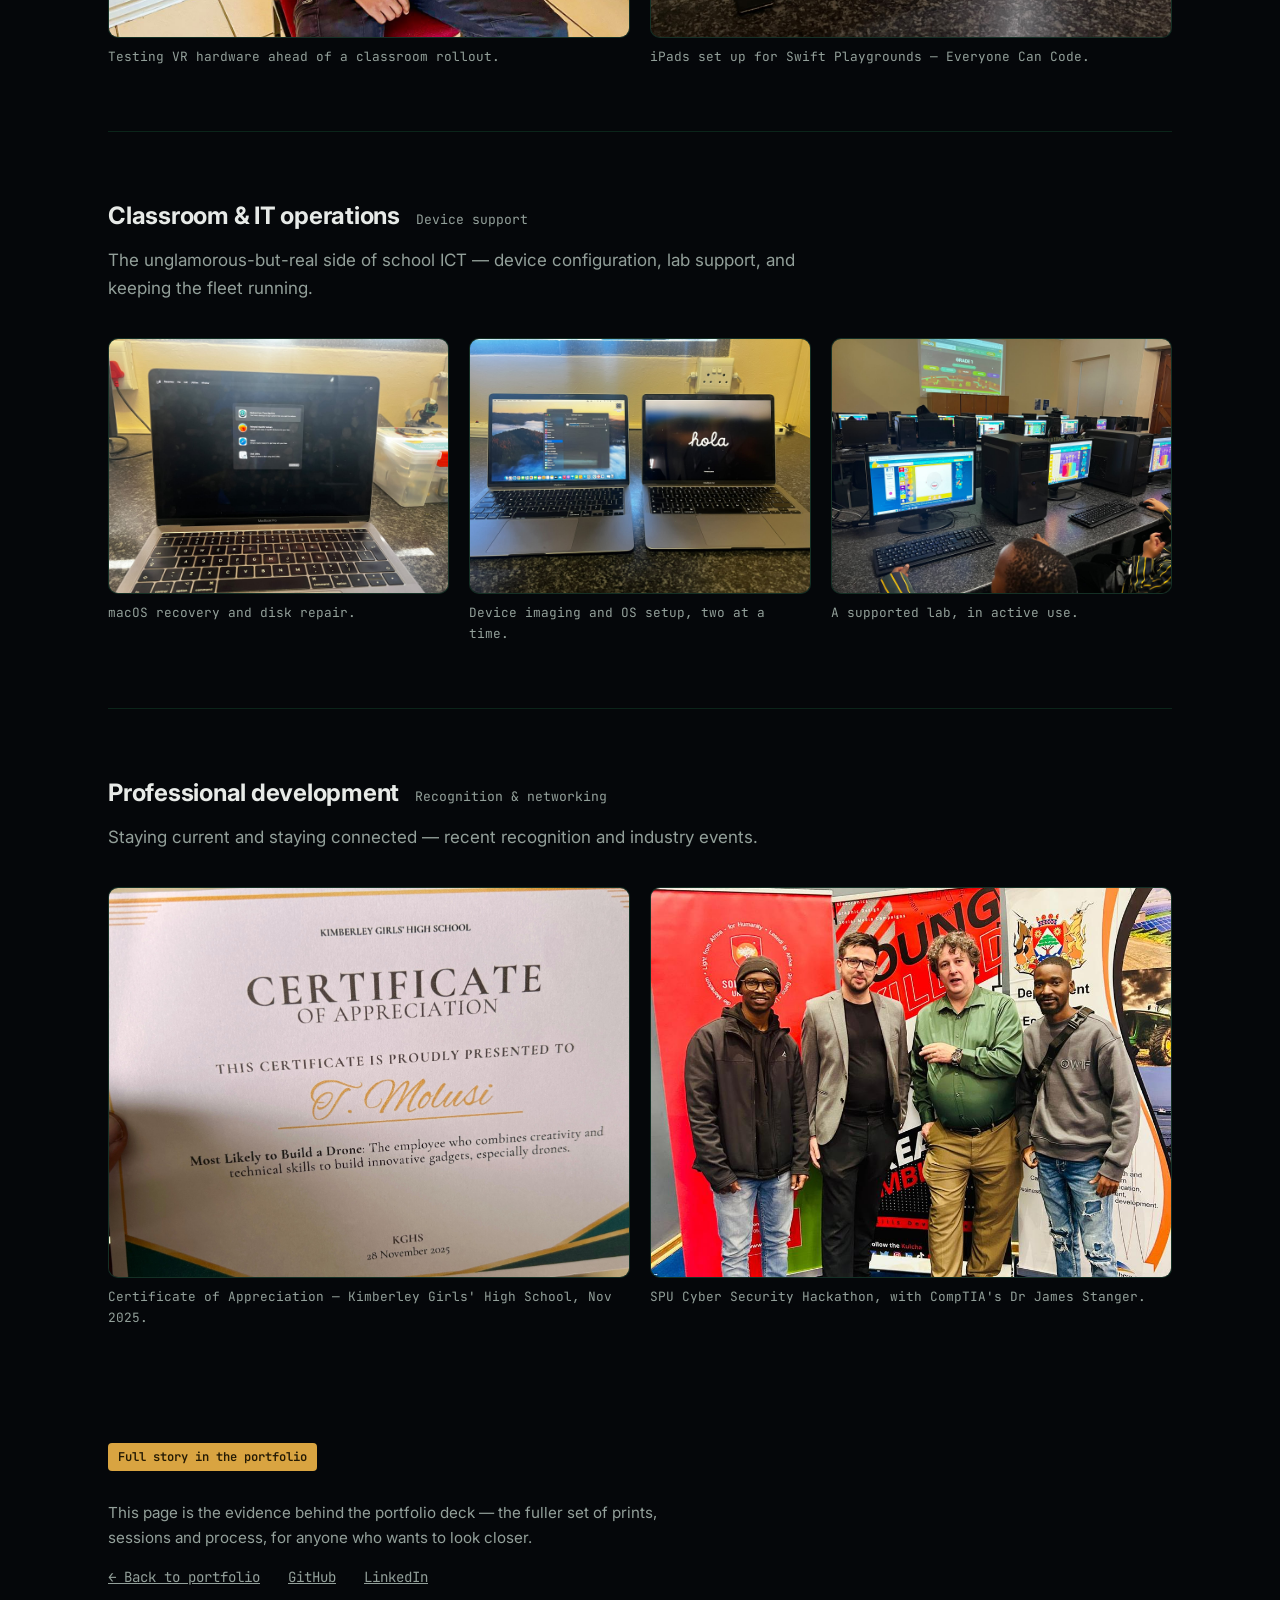
<file: gallery.html>
<!DOCTYPE html>
<html lang="en">
<head>
<script>
  (function() {
    var stored = localStorage.getItem('theme');
    if (stored === 'light') document.documentElement.setAttribute('data-theme', 'light');
  })();
</script>
<meta charset="UTF-8">
<meta name="viewport" content="width=device-width, initial-scale=1">
<title>What Actually Got Built — Teboho Molusi</title>
<meta name="description" content="The build record behind Teboho Molusi's portfolio — real 3D prints, robotics sessions and classroom builds.">
<link rel="preconnect" href="https://fonts.googleapis.com">
<link rel="preconnect" href="https://fonts.gstatic.com" crossorigin>
<link href="https://fonts.googleapis.com/css2?family=Inter:wght@400;500;600;700&family=JetBrains+Mono:wght@400;500;600;700&display=swap" rel="stylesheet">
<style>
  :root{
    --bg:#05070a;
    --bg-soft:#0b0f13;
    --panel:#0f1417;
    --line: rgba(52, 217, 122, 0.14);
    --text:#e7eae7;
    --text-dim:#93a09a;
    --green:#34d97a;
    --green-soft: rgba(52, 217, 122, 0.08);
    --amber:#d9a441;
    --radius:10px;
    --mono:'JetBrains Mono', ui-monospace, SFMono-Regular, monospace;
    --sans:'Inter', -apple-system, BlinkMacSystemFont, sans-serif;
    --content-width:1120px;
    --page-padding:28px;
  }
  html[data-theme="light"]{
    --bg:#f7f8f6;
    --bg-soft:#eef0ec;
    --panel:#ffffff;
    --line: rgba(36, 85, 199, 0.14);
    --text:#14181a;
    --text-dim:#565f5a;
    --green:#1a9e56;
    --green-soft: rgba(26, 158, 86, 0.08);
    --amber:#a66d1e;
  }
  *{box-sizing:border-box;}
  html{scroll-behavior:smooth;}
  body{
    margin:0;
    background:var(--bg);
    color:var(--text);
    font-family:var(--sans);
    font-size:17px;
    line-height:1.65;
    -webkit-font-smoothing:antialiased;
  }
  h1,h2,h3{font-family:var(--sans); font-weight:700; letter-spacing:-0.01em;}
  .mono{font-family:var(--mono);}
  a{color:var(--green);}
  a:hover{text-decoration:underline;}
  .wrap{max-width:var(--content-width); margin:0 auto; padding:0 var(--page-padding);}

  /* ---------- Header ---------- */
  header.site{
    position:sticky; top:0; z-index:20;
    display:flex; align-items:center; justify-content:space-between;
    padding:14px var(--page-padding);
    background:rgba(5,7,10,0.92);
    border-bottom:1px solid var(--line);
    backdrop-filter:blur(10px);
  }
  .brand{display:flex; align-items:center; gap:12px;}
  .brand .mark{
    width:34px; height:34px; border:1px solid var(--green); border-radius:6px;
    display:flex; align-items:center; justify-content:center;
    font-family:var(--mono); font-weight:700; color:var(--green); font-size:0.85rem;
  }
  .brand .name{font-family:var(--mono); font-weight:700; font-size:0.95rem;}
  .back-link{font-family:var(--mono); font-size:0.82rem; color:var(--text-dim); border:1px solid var(--line); border-radius:999px; padding:8px 16px;}
  .back-link:hover{color:var(--green); border-color:var(--green); text-decoration:none;}
  #theme-toggle{
    font-family:var(--mono); font-size:0.8rem; border:1px solid var(--line); background:transparent;
    color:var(--text-dim); cursor:pointer; padding:7px 12px; border-radius:6px; margin-left:10px;
  }
  #theme-toggle:hover{color:var(--green); border-color:var(--green);}
  .header-right{display:flex; align-items:center;}

  /* ---------- Hero ---------- */
  .hero{
    position:relative;
    padding:72px 0 56px;
    border-bottom:1px solid var(--line);
    background:
      radial-gradient(ellipse at 25% 0%, var(--green-soft), transparent 60%),
      var(--bg);
  }
  .kicker{font-family:var(--mono); font-size:0.82rem; color:var(--green); margin:0 0 16px;}
  h1{font-size:clamp(2rem, 4.5vw, 3.1rem); line-height:1.08; margin:0 0 20px; max-width:16ch; color:var(--text);}
  .lede{font-size:1.08rem; color:var(--text-dim); max-width:60ch; margin:0;}

  /* ---------- Sections ---------- */
  section.record{padding:64px 0; border-bottom:1px solid var(--line);}
  section.record:last-of-type{border-bottom:none;}
  .section-head{display:flex; align-items:baseline; gap:16px; margin-bottom:10px; flex-wrap:wrap;}
  h2{font-size:1.5rem; margin:0; color:var(--text);}
  .count{font-family:var(--mono); font-size:0.82rem; color:var(--text-dim);}
  .section-intro{max-width:64ch; color:var(--text-dim); margin:0 0 36px;}

  /* ---------- Media slots ---------- */
  .media-slot{
    position:relative; width:100%; aspect-ratio:4/3;
    background:var(--panel); border:1px solid var(--line); border-radius:var(--radius);
    display:flex; align-items:center; justify-content:center; overflow:hidden;
  }
  .media-slot img, .media-slot video{width:100%; height:100%; object-fit:cover; display:block;}
  .media-placeholder{
    display:none; flex-direction:column; align-items:center; gap:8px; padding:20px; text-align:center; color:var(--text-dim);
  }
  .media-placeholder .fileslot{
    font-family:var(--mono); font-size:0.78rem; background:var(--bg-soft); border:1px solid var(--line);
    padding:4px 10px; border-radius:4px; color:var(--text);
  }
  .media-placeholder span.note{font-size:0.85rem;}

  .feature{display:grid; grid-template-columns:1.3fr 1fr; gap:44px; align-items:start;}
  .feature .media-slot{aspect-ratio:1/1;}
  .feature-text h3{font-size:1.2rem; margin:0 0 14px; color:var(--text);}
  .feature-text p{margin:0 0 16px; color:var(--text-dim);}
  .spec-line{font-family:var(--mono); font-size:0.85rem; color:var(--text-dim); border-top:1px solid var(--line); padding-top:14px; margin-top:18px;}
  .side-grid{display:grid; grid-template-columns:1fr 1fr; gap:20px; margin-top:24px;}
  .side-grid figcaption, .tri-grid figcaption, .duo-grid figcaption{
    font-family:var(--mono); font-size:0.8rem; color:var(--text-dim); margin-top:8px;
  }
  figure{margin:0;}

  .duo-grid{display:grid; grid-template-columns:1.4fr 1fr; gap:20px;}
  .duo-grid .media-slot:first-child{aspect-ratio:16/10;}
  .duo-stack{display:flex; flex-direction:column; gap:20px;}

  .tri-grid{display:grid; grid-template-columns:repeat(3,1fr); gap:20px;}

  .amber-tag{
    display:inline-block; background:var(--amber); color:#241a04;
    font-family:var(--mono); font-size:0.76rem; font-weight:600;
    padding:4px 10px; border-radius:4px; margin-bottom:14px;
  }

  footer{padding:48px 0 64px;}
  footer p{color:var(--text-dim); font-size:0.95rem; max-width:56ch;}
  footer .links{font-family:var(--mono); font-size:0.88rem; margin-top:16px;}
  footer .links a{margin-right:20px; color:var(--text-dim);}
  footer .links a:hover{color:var(--green);}

  @media (max-width:800px){
    .feature, .duo-grid{grid-template-columns:1fr;}
    .tri-grid{grid-template-columns:1fr 1fr;}
    .hero{padding:56px 0 44px;}
    .brand .name{display:none;}
  }
  @media (max-width:520px){
    .tri-grid{grid-template-columns:1fr;}
  }
  @media (prefers-reduced-motion: reduce){
    html{scroll-behavior:auto;}
  }
</style>
</head>
<body>

<header class="site">
  <a class="brand" href="index.html" aria-label="Teboho Molusi home">
    <span class="mark">TM</span>
    <span class="name">TEBOHO MOLUSI</span>
  </a>
  <div class="header-right">
    <a class="back-link" href="index.html">← Back to portfolio</a>
    <button id="theme-toggle" type="button" aria-label="Toggle theme">[ light ]</button>
  </div>
</header>

<div class="hero">
  <div class="wrap">
    <p class="kicker">// build record</p>
    <h1>What actually got built.</h1>
    <p class="lede">The portfolio makes the case. This page backs it up — real prints, real sessions, real machines — trimmed down to what's genuinely mine to show.</p>
  </div>
</div>

<div class="wrap">

  <section class="record" id="prints">
    <div class="section-head">
      <h2>Printed, not rendered</h2>
      <span class="count mono">3D prints</span>
    </div>
    <p class="section-intro">Designed in Tinkercad, sliced in UltiMaker Cura, and printed across an Ender-3&nbsp;V3&nbsp;SE, an Ender-3&nbsp;V3&nbsp;KE, and a Halot Mage 8K resin printer.</p>

    <div class="feature">
      <figure>
        <div class="media-slot">
          <img src="media/3D_Printing_Soccer_Trophy_01.jpeg" alt="Two-part 3D-printed trophy, black base and gold cup"
               onerror="this.style.display='none'; this.nextElementSibling.style.display='flex';">
          <div class="media-placeholder">
            <span class="note">Trophy photo</span>
            <span class="fileslot">media/trophy-hero.jpg</span>
          </div>
        </div>
      </figure>
      <div class="feature-text">
        <h3>The School Cup</h3>
        <p>St&nbsp;Patrick's&nbsp;CBC needed a trophy for the junior soccer team. Instead of buying one, The sports department ask the IT department to design and print it in-house, a two-part build, black base and gold cup.</p>
        <p>The first attempt didn't hold. We had to reworked the design, switched material, and adjusted settings between the FDM and resin printers until it came out clean.</p>
        <p class="spec-line">Sports department pays the IT department for the print; that covers the filament for the next one.</p>
      </div>
    </div>

    <div class="side-grid">
      <figure>
        <div class="media-slot">
          <img src="media/3D_Printing_Resin_Printer_usb.jpeg" alt="3D-printed USB stick holder"
               onerror="this.style.display='none'; this.nextElementSibling.style.display='flex';">
          <div class="media-placeholder"><span class="fileslot">media/3D_Printing_Resin_Printer_usb.jpeg</span></div>
        </div>
        <figcaption>USB holder — everyday print, personal project.</figcaption>
      </figure>
      <figure>
        <div class="media-slot">
          <img src="media/3D_Printed_phone-stand.jpeg" alt="3D-printed cellphone stand"
               onerror="this.style.display='none'; this.nextElementSibling.style.display='flex';">
          <div class="media-placeholder"><span class="fileslot">media/3D_Printed_phone-stand.jpeg</span></div>
        </div>
        <figcaption>Cellphone stand — everyday print, personal project.</figcaption>
      </figure>
    </div>
  </section>

  <section class="record" id="foundation-phase">
    <div class="section-head">
      <h2>Coding &amp; robotics — Foundation Phase</h2>
      <span class="count mono">Classroom sessions</span>
    </div>
    <p class="section-intro">Curriculum-linked coding and robotics sessions with the school's youngest learners, run alongside the IT manager and other computer science classes.</p>

    <div class="duo-grid">
      <figure>
        <div class="media-slot">
           <img src="media/Grade 2_Comp_Sci_Classes-01.jpeg" alt="Foundation Phase coding and robotics session"
                 onerror="this.style.display='none'; this.nextElementSibling.style.display='flex';">
          <div class="media-placeholder"><span class="fileslot">media/Grade2_Comp_Sci_Classes-01.jpeg</span></div>
        </div>
        <figcaption>No learners' faces are shown, by design.</figcaption>
      </figure>
      <div class="duo-stack">
        <figure>
          <div class="media-slot">
            <img src="media/Basic_Scratch_Projects_02.jpeg" alt="Foundation Phase coding and robotics session"
                 onerror="this.style.display='none'; this.nextElementSibling.style.display='flex';">
            <div class="media-placeholder"><span class="fileslot">media/Basic_Scratch_Projects_02.jpeg</span></div>
          </div>
        </figure>
        <figure>
          <div class="media-slot">
            <img src="media/MineCraft_Education_Classes_01_SP_Phase.jpeg" alt="Working alongside the IT manager on a classroom build"
                 onerror="this.style.display='none'; this.nextElementSibling.style.display='flex';">
            <div class="media-placeholder"><span class="fileslot">media/it-manager-collab.jpg</span></div>
          </div>
          <figcaption>Working alongside the IT manager.</figcaption>
        </figure>
      </div>
    </div>
  </section>
<section class="record" id="Senior-phase">
    <div class="section-head">
      <h2>Coding &amp; robotics — Senior Phase</h2>
      <span class="count mono">Classroom sessions</span>
    </div>
    <p class="section-intro">Curriculum-linked coding and robotics sessions with the senior learners, run alongside the IT &amp; CAT Teachers and other computer science classes.</p>

    <div class="duo-grid">
      <figure>
        <div class="media-slot">
           <img src="media/Drone_Programming_HS_01.jpeg" alt="Senior Phase coding and robotics session"
                 onerror="this.style.display='none'; this.nextElementSibling.style.display='flex';">
          <div class="media-placeholder"><span class="fileslot">media/Drone_Programming_HS_01.jpeg</span></div>
        </div>
        <figcaption>No learners' faces are shown, by design.</figcaption>
      </figure>
      <div class="duo-stack">
        <figure>
          <div class="media-slot">
            <img src="media/MineCraft_Education_Classes_01_HS_.jpeg" alt="Senior Phase coding and robotics session"
                 onerror="this.style.display='none'; this.nextElementSibling.style.display='flex';">
            <div class="media-placeholder"><span class="fileslot">media/MineCraft_Education_Classes_01_HS_.jpeg</span></div>
          </div>
        </figure>
        <figure>
          <div class="media-slot">
            <img src="media/Innovation_day_Swift_Programming-01.jpeg" alt="Working alongside the IT and CAT teachers on a classroom build"
                 onerror="this.style.display='none'; this.nextElementSibling.style.display='flex';">
            <div class="media-placeholder"><span class="fileslot">media/Innovation_day_Swift_Programming-01.jpeg</span></div>
          </div>
          <figcaption>Working alongside the IT Manager and CAT teachers.</figcaption>
        </figure>
      </div>
    </div>
  </section>

  <section class="record" id="extramural">
    <div class="section-head">
      <h2>Robotics &amp; drones</h2>
      <span class="count mono">Extramural</span>
    </div>
    <p class="section-intro">Self-photographed during extramural sessions — proof of the work, without identifying anyone in it.</p>

    <div class="tri-grid">
      <figure>
        <div class="media-slot">
          <img src="media/Robotic_Car_Raspberry_PI-01.jpeg" alt="Robotics extramural session"
               onerror="this.style.display='none'; this.nextElementSibling.style.display='flex';">
          <div class="media-placeholder"><span class="fileslot">media/Robotic_Car_Raspberry_PI-01.jpeg</span></div>
        </div>
      </figure>
      <figure>
        <div class="media-slot">
          <img src="media/Microbit_Project-06.jpeg" alt="Robotics extramural session"
               onerror="this.style.display='none'; this.nextElementSibling.style.display='flex';">
          <div class="media-placeholder"><span class="fileslot">media/Microbit_Project-06.jpeg</span></div>
        </div>
      </figure>
      <figure>
        <div class="media-slot">
          <img src="media/Drone_Testing_01.jpeg" alt="Robotics extramural session"
               onerror="this.style.display='none'; this.nextElementSibling.style.display='flex';">
          <div class="media-placeholder"><span class="fileslot">media/Drone_Testing_01.jpeg</span></div>
        </div>
      </figure>
      <figure>
        <div class="media-slot">
          <img src="media/Robotics_Coding-Equipment-02.jpeg" alt="Robotics car build, close-up of wiring and controller board"
               onerror="this.style.display='none'; this.nextElementSibling.style.display='flex';">
          <div class="media-placeholder"><span class="fileslot">media/Robotics_Coding-Equipment-02.jpeg</span></div>
        </div>
      </figure>
      <figure>
        <div class="media-slot">
          <img src="media/Robotic_Car_Raspberry_PI-02.jpeg" alt="Raspberry Pi robot car with camera module"
               onerror="this.style.display='none'; this.nextElementSibling.style.display='flex';">
          <div class="media-placeholder"><span class="fileslot">media/Robotic_Car_Raspberry_PI-02.jpeg</span></div>
        </div>
      </figure>
    </div>
  </section>

  <section class="record" id="vr-apple-swift">
    <div class="section-head">
      <h2>VR, Apple &amp; Swift programming</h2>
      <span class="count mono">Device-based learning</span>
    </div>
    <p class="section-intro">Setting up and piloting device-based learning tools — VR headsets, Swift Playgrounds on iPad, and the Apple ecosystem more broadly.</p>

    <div class="side-grid">
      <figure>
        <div class="media-slot">
          <img src="media/IT_Department_Testing_VR-02.jpeg" alt="IT staff testing a VR headset ahead of a classroom rollout"
               onerror="this.style.display='none'; this.nextElementSibling.style.display='flex';">
          <div class="media-placeholder"><span class="fileslot">media/IT_Department_Testing_VR-02.jpeg</span></div>
        </div>
        <figcaption>Testing VR hardware ahead of a classroom rollout.</figcaption>
      </figure>
      <figure>
        <div class="media-slot">
          <img src="media/Swift_Programming_Apple_Device.jpeg" alt="iPads running Swift Playgrounds, Everyone Can Code"
               onerror="this.style.display='none'; this.nextElementSibling.style.display='flex';">
          <div class="media-placeholder"><span class="fileslot">media/Swift_Programming_Apple_Device.jpeg</span></div>
        </div>
        <figcaption>iPads set up for Swift Playgrounds — Everyone Can Code.</figcaption>
      </figure>
    </div>
  </section>

  <section class="record" id="it-ops">
    <div class="section-head">
      <h2>Classroom &amp; IT operations</h2>
      <span class="count mono">Device support</span>
    </div>
    <p class="section-intro">The unglamorous-but-real side of school ICT — device configuration, lab support, and keeping the fleet running.</p>

    <div class="tri-grid">
      <figure>
        <div class="media-slot">
          <img src="media/MacBook_Os_Config_02.jpeg" alt="MacBook in macOS recovery mode during a disk repair"
               onerror="this.style.display='none'; this.nextElementSibling.style.display='flex';">
          <div class="media-placeholder"><span class="fileslot">media/MacBook_Os_Config_02.jpeg</span></div>
        </div>
        <figcaption>macOS recovery and disk repair.</figcaption>
      </figure>
      <figure>
        <div class="media-slot">
          <img src="media/Apple_OS-Setup.jpeg" alt="Two MacBook Airs side by side during OS setup"
               onerror="this.style.display='none'; this.nextElementSibling.style.display='flex';">
          <div class="media-placeholder"><span class="fileslot">media/Apple_OS-Setup.jpeg</span></div>
        </div>
        <figcaption>Device imaging and OS setup, two at a time.</figcaption>
      </figure>
      <figure>
        <div class="media-slot">
          <img src="media/Computer_Lab_Science_01.jpeg" alt="Computer lab in active use during a class"
               onerror="this.style.display='none'; this.nextElementSibling.style.display='flex';">
          <div class="media-placeholder"><span class="fileslot">media/Computer_Lab_Science_01.jpeg</span></div>
        </div>
        <figcaption>A supported lab, in active use.</figcaption>
      </figure>
    </div>
  </section>

  <section class="record" id="professional-development">
    <div class="section-head">
      <h2>Professional development</h2>
      <span class="count mono">Recognition &amp; networking</span>
    </div>
    <p class="section-intro">Staying current and staying connected — recent recognition and industry events.</p>

    <div class="side-grid">
      <figure>
        <div class="media-slot">
          <img src="media/Cert.jpeg" alt="Certificate of Appreciation from Kimberley Girls' High School, November 2025"
               onerror="this.style.display='none'; this.nextElementSibling.style.display='flex';">
          <div class="media-placeholder"><span class="fileslot">media/Cert.jpeg</span></div>
        </div>
        <figcaption>Certificate of Appreciation — Kimberley Girls' High School, Nov 2025.</figcaption>
      </figure>
      <figure>
        <div class="media-slot">
          <img src="media/SPU_Cyber_Security_Hackathon_Dr_James_Stanger.jpeg" alt="At the SPU Cyber Security Hackathon with Dr James Stanger"
               onerror="this.style.display='none'; this.nextElementSibling.style.display='flex';">
          <div class="media-placeholder"><span class="fileslot">media/SPU_Cyber_Security_Hackathon_Dr_James_Stanger.jpeg</span></div>
        </div>
        <figcaption>SPU Cyber Security Hackathon, with CompTIA's Dr James Stanger.</figcaption>
      </figure>
    </div>
  </section>

</div>

<footer>
  <div class="wrap">
    <span class="amber-tag">Full story in the portfolio</span>
    <p>This page is the evidence behind the portfolio deck — the fuller set of prints, sessions and process, for anyone who wants to look closer.</p>
    <p class="links">
      <a href="index.html">← Back to portfolio</a>
      <a href="https://github.com/tebohomolusi">GitHub</a>
      <a href="https://www.linkedin.com/in/teboho-molusi">LinkedIn</a>
    </p>
  </div>
</footer>

<script>
  var toggle = document.getElementById('theme-toggle');
  function setIcon() {
    var isLight = document.documentElement.getAttribute('data-theme') === 'light';
    toggle.textContent = isLight ? '[ dark ]' : '[ light ]';
  }
  setIcon();
  toggle.addEventListener('click', function() {
    var isLight = document.documentElement.getAttribute('data-theme') === 'light';
    if (isLight) {
      document.documentElement.removeAttribute('data-theme');
      localStorage.setItem('theme', 'dark');
    } else {
      document.documentElement.setAttribute('data-theme', 'light');
      localStorage.setItem('theme', 'light');
    }
    setIcon();
  });
</script>
</body>
</html>
</file>
<file: style.css>
:root {
  --bg: #05070a;
  --bg-soft: #0b0f13;
  --panel: #0f1417;
  --line: rgba(52, 217, 122, 0.14);
  --text: #e7eae7;
  --text-dim: #93a09a;
  --green: #34d97a;
  --green-soft: rgba(52, 217, 122, 0.12);
  --amber: #d9a441;
  --blue: #4d7dff;
  --radius: 10px;
  --mono: 'JetBrains Mono', ui-monospace, SFMono-Regular, monospace;
  --sans: 'Inter', -apple-system, BlinkMacSystemFont, sans-serif;
  --header-h: 64px;

  /* hero, theme-aware */
  --hero-bg: #000000;
  --hero-text: #ffffff;
  --hero-text-dim: #cfd6d1;
  --hero-scrim-1: rgba(5,7,10,0.35);
  --hero-scrim-2: rgba(5,7,10,0.78);
  --hero-scrim-3: rgba(5,7,10,0.93);
  --rain-trail: rgba(0,0,0,0.16);
  --rain-green: rgba(52,217,122,0.55);
  --rain-blue: rgba(77,125,255,0.55);

  /* spacing system */
  --content-width: 1120px;
  --page-padding: 28px;
  --section-space: 88px;
  --card-padding: 26px;
  --content-gap: 24px;
}

html[data-theme="light"] {
  --bg: #f7f8f6;
  --bg-soft: #eef0ec;
  --panel: #ffffff;
  --line: rgba(36, 85, 199, 0.14);
  --text: #14181a;
  --text-dim: #565f5a;
  --green: #1a9e56;
  --green-soft: rgba(26, 158, 86, 0.1);
  --amber: #a66d1e;
  --blue: #2455c7;

  --hero-bg: #eef1ec;
  --hero-text: #14181a;
  --hero-text-dim: #4c5750;
  --hero-scrim-1: rgba(238,241,236,0.25);
  --hero-scrim-2: rgba(238,241,236,0.7);
  --hero-scrim-3: rgba(238,241,236,0.92);
  --rain-trail: rgba(238,241,236,0.18);
  --rain-green: rgba(26,158,86,0.45);
  --rain-blue: rgba(36,85,199,0.45);
}

@media (max-width: 700px) {
  :root { --page-padding: 18px; --section-space: 64px; --card-padding: 20px; }
}

* { box-sizing: border-box; }
html { scroll-behavior: smooth; scroll-padding-top: var(--header-h); }
body {
  margin: 0; background: var(--bg); color: var(--text);
  font-family: var(--sans); line-height: 1.6; -webkit-font-smoothing: antialiased; overflow-x: hidden;
}
a { color: var(--blue); text-decoration: none; }
.wrap { max-width: var(--content-width); margin: 0 auto; padding: 0 var(--page-padding); }

.skip-link { position: absolute; left: -9999px; top: 0; z-index: 100; background: var(--green); color: #04140a;
  padding: 10px 16px; border-radius: 0 0 6px 0; font-family: var(--mono); font-size: 0.85rem; }
.skip-link:focus { left: 0; }
:focus-visible { outline: 2px solid var(--green); outline-offset: 2px; }

/* ---------- Header ---------- */
#site-header {
  position: fixed; top: 0; left: 0; right: 0; z-index: 50;
  display: flex; align-items: center; justify-content: space-between;
  padding: 14px var(--page-padding);
  background: rgba(5, 7, 10, 0.92);
  border-bottom: 1px solid var(--line);
  backdrop-filter: blur(10px);
  transition: background 0.35s ease, border-color 0.35s ease, box-shadow 0.35s ease;
}
html[data-theme="light"] #site-header { background: rgba(247, 248, 246, 0.92); }
#site-header.is-faded { background: rgba(5, 7, 10, 0.35); box-shadow: none; }
html[data-theme="light"] #site-header.is-faded { background: rgba(247, 248, 246, 0.4); }

.brand { display: flex; align-items: center; gap: 12px; }
.brand .mark {
  width: 34px; height: 34px; border: 1px solid var(--green); border-radius: 6px;
  display: flex; align-items: center; justify-content: center;
  font-family: var(--mono); font-weight: 700; color: var(--green); font-size: 0.85rem;
}
.brand .name { font-family: var(--mono); font-weight: 700; font-size: 0.95rem; letter-spacing: 0.02em; }
.brand .tagline { font-family: var(--mono); font-size: 0.68rem; color: var(--text-dim); letter-spacing: 0.08em; }

#site-nav ul { list-style: none; display: flex; gap: 2px; margin: 0; padding: 0; }
#site-nav a {
  font-family: var(--mono); font-size: 0.82rem; color: var(--text-dim);
  padding: 8px 13px; border-radius: 6px; display: inline-block; white-space: nowrap;
  transition: color 0.25s ease, background 0.25s ease;
}
#site-nav a:hover, #site-nav a.nav-active { color: var(--green); background: var(--green-soft); }
#site-nav a.resume-link { color: var(--green); border: 1px solid var(--green); }
#site-nav a.resume-link:hover { background: var(--green); color: #04140a; }

.header-right { display: flex; align-items: center; gap: 8px; }
#theme-toggle, #nav-toggle {
  font-family: var(--mono); border: 1px solid var(--line); background: transparent;
  color: var(--text-dim); cursor: pointer; padding: 7px 12px; font-size: 0.8rem; border-radius: 6px;
}
#theme-toggle:hover, #nav-toggle:hover { color: var(--green); border-color: var(--green); }
#nav-toggle { display: none; line-height: 1; }

@media (max-width: 880px) {
  #site-nav { position: fixed; top: var(--header-h); left: 0; right: 0; background: var(--bg);
    border-bottom: 1px solid var(--line); flex-direction: column; padding: 10px var(--page-padding) 20px;
    transform: translateY(-140%); transition: transform 0.3s ease; }
  #site-nav.open { transform: translateY(0); }
  #site-nav ul { flex-direction: column; gap: 2px; }
  #site-nav a { padding: 12px 14px; }
  #nav-toggle { display: inline-flex; align-items: center; justify-content: center; }
  .brand .tagline { display: none; }
}

/* ---------- Hero (theme-aware) ---------- */
.hero {
  position: relative; overflow: hidden; display: flex; align-items: center;
  min-height: 100vh; min-height: 100svh;
  background: var(--hero-bg); padding-top: var(--header-h); transition: background 0.4s ease;
}
/* The 780px ceiling is a desktop-only refinement (keeps the hero from
   looking oversized on very tall monitors). It must never apply below
   that width — content easily exceeds 780px there, and overflow:hidden
   + align-items:center would silently clip the top of the hero (name,
   headline, buttons) instead of just centering it. Gated on min-width,
   not on (hover:none)/(pointer:coarse) or svh support, since not every
   mobile browser or in-app webview reliably supports those. */
@media (min-width: 901px) {
  .hero { min-height: min(100svh, 780px); }
}
#rain-canvas { position: absolute; inset: 0; width: 100%; height: 100%; display: block; contain: paint; pointer-events: none; }
.hero-grid {
  position: absolute; inset: 0; pointer-events: none; opacity: 0.5;
  background-image:
    linear-gradient(var(--line) 1px, transparent 1px),
    linear-gradient(90deg, var(--line) 1px, transparent 1px);
  background-size: 56px 56px;
  -webkit-mask-image: radial-gradient(ellipse at 30% 40%, #000 0%, transparent 75%);
          mask-image: radial-gradient(ellipse at 30% 40%, #000 0%, transparent 75%);
}
.hero-glow {
  position: absolute; inset: 0; pointer-events: none; z-index: 1;
  background: radial-gradient(circle 420px at var(--mx, 50%) var(--my, 38%), rgba(52,217,122,0.12), transparent 72%);
}
html[data-theme="light"] .hero-glow { background: radial-gradient(circle 420px at var(--mx, 50%) var(--my, 38%), rgba(26,158,86,0.16), transparent 72%); }
.hero-scrim {
  position: absolute; inset: 0; z-index: 1;
  background: radial-gradient(ellipse at 30% 40%, var(--hero-scrim-1) 0%, var(--hero-scrim-2) 60%, var(--hero-scrim-3) 100%);
  transition: background 0.4s ease;
}
.hero-layout {
  position: relative; z-index: 2; width: 100%;
  padding-top: 56px; padding-bottom: 80px;
  display: flex; align-items: flex-start; justify-content: space-between; gap: 48px; flex-wrap: wrap;
}
.hero-copy { max-width: 680px; flex: 1 1 420px; }
.badge {
  display: inline-flex; align-items: center; gap: 8px; font-family: var(--mono); font-size: 0.8rem;
  color: var(--green); border: 1px solid var(--line); background: rgba(52,217,122,0.06);
  padding: 6px 14px; border-radius: 999px; margin-bottom: 24px;
}
.badge .dot { width: 7px; height: 7px; border-radius: 50%; background: var(--green); box-shadow: 0 0 8px var(--green); flex-shrink: 0; }
.prompt-line { font-family: var(--mono); font-size: 0.85rem; color: var(--green); margin: 0 0 8px; opacity: 0.85; }
.hero h1 { font-family: var(--sans); font-weight: 700; font-size: clamp(2.4rem, 6vw, 3.6rem); line-height: 1.08; margin: 0 0 8px; color: var(--hero-text); }
.hero h1 span { color: var(--green); }
.typing-line { font-family: var(--mono); font-size: 1.02rem; color: var(--green); min-height: 1.6em; margin: 0 0 20px; }
.hero .pitch { font-size: 1.02rem; color: var(--hero-text-dim); margin: 0 0 28px; }
.cta-row { display: flex; gap: 14px; flex-wrap: wrap; }
.hero .cta-row { margin-bottom: 26px; }
.btn {
  font-family: var(--mono); font-size: 0.9rem; padding: 12px 22px; border-radius: 6px; display: inline-block;
  border: 1px solid var(--line); cursor: pointer; transition: transform 0.15s ease, border-color 0.2s ease;
}
.btn:hover { transform: translateY(-2px); }
.btn-primary { background: var(--green); color: #04140a; border-color: var(--green); }
.btn-ghost { background: transparent; color: var(--text); }
.hero .btn-ghost { color: var(--hero-text); }
.btn-ghost:hover { border-color: var(--green); color: var(--green); }
.location-line { font-family: var(--mono); font-size: 0.78rem; color: var(--hero-text-dim); opacity: 0.85; margin: 0; }
.location-line strong { color: var(--hero-text); font-weight: 600; }

.stat-card {
  flex: 0 0 300px; width: 300px; border: 1px solid var(--line); border-radius: var(--radius);
  background: rgba(15, 20, 23, 0.7); backdrop-filter: blur(8px); overflow: hidden;
}
html[data-theme="light"] .stat-card { background: rgba(255,255,255,0.8); }
.stat-head { display: flex; justify-content: space-between; align-items: center; padding: 12px 18px;
  font-family: var(--mono); font-size: 0.78rem; color: var(--text-dim); border-bottom: 1px solid var(--line); }
.stat-head .live { color: var(--green); }
.stat-row { display: flex; justify-content: space-between; gap: 12px; padding: 12px 18px; font-family: var(--mono); font-size: 0.86rem; border-bottom: 1px solid var(--line); color: var(--text); }
.stat-row:last-child { border-bottom: none; }
.stat-row > span:first-child { color: var(--text-dim); }
.stat-row strong { color: var(--green); font-weight: 700; text-align: right; }
@media (max-width: 700px) { .stat-card { flex: 1 1 100%; width: 100%; } .hero-layout { padding-top: 32px; padding-bottom: 56px; } }

/* ---------- Tech ribbon ---------- */
.tech-ribbon { position: relative; overflow: hidden; z-index: 4; border-top: 1px solid var(--line); border-bottom: 1px solid var(--line); background: var(--bg-soft); padding: 16px 0; }
.ribbon-track { display: flex; align-items: center; gap: 32px; white-space: nowrap; width: max-content; animation: ribbon-scroll 44s linear infinite; will-change: transform; transform: translateZ(0); backface-visibility: hidden; }
.ribbon-track span { font-family: var(--mono); font-size: 0.85rem; color: var(--text-dim); letter-spacing: 0.02em; }
.ribbon-track i { font-style: normal; color: var(--green); font-size: 0.8rem; }
@keyframes ribbon-scroll { from { transform: translateX(0); } to { transform: translateX(-50%); } }

/* ---------- Sections ---------- */
.section { padding: var(--section-space) 0; border-bottom: 1px solid var(--line); scroll-margin-top: var(--header-h); }
.section:last-child { border-bottom: none; }
.eyebrow { font-family: var(--mono); font-size: 0.8rem; color: var(--green); margin: 0 0 14px; }
h2 { font-family: var(--sans); font-weight: 700; font-size: clamp(1.6rem, 3.2vw, 2.2rem); margin: 0 0 var(--content-gap); color: var(--text); letter-spacing: -0.01em; }
h3.sub-head { font-family: var(--mono); font-size: 1.05rem; margin: calc(var(--section-space) * 0.5) 0 20px; color: var(--text); }

.js .reveal { opacity: 0; transform: translateY(22px); transition: opacity 0.7s ease, transform 0.7s ease; }
.js .reveal.is-visible { opacity: 1; transform: translateY(0); }

/* About */
.about-grid { display: grid; grid-template-columns: 1.5fr 1fr; gap: 56px; }
.prose p { color: var(--text-dim); margin: 0 0 16px; }
.prose p.philosophy { font-family: var(--mono); color: var(--green); font-size: 0.92rem; margin-top: 20px; }
.fact-list { border-top: 1px solid var(--line); align-self: start; }
.fact-list > div { display: flex; justify-content: space-between; gap: 16px; padding: 13px 0; border-bottom: 1px solid var(--line); font-size: 0.9rem; }
.fact-list span { color: var(--text-dim); }
.fact-list strong { color: var(--text); font-weight: 600; text-align: right; }

/* Timeline */
.timeline-item { display: grid; grid-template-columns: 160px 1fr; gap: var(--content-gap); padding: 22px 0; border-bottom: 1px solid var(--line); }
.timeline-item:first-child { padding-top: 0; }
.timeline-item:last-child { border-bottom: none; }
.timeline-item time { font-family: var(--mono); font-size: 0.85rem; color: var(--text-dim); }
.timeline-item h3 { margin: 0 0 4px; font-size: 1.05rem; }
.timeline-item .org { color: var(--blue); font-size: 0.92rem; margin-bottom: 8px; display: block; }
.timeline-item ul { margin: 8px 0 0; padding-left: 18px; color: var(--text-dim); font-size: 0.92rem; }
.timeline-item li { margin-bottom: 6px; }

/* Skills */
.cap-grid { display: grid; grid-template-columns: 1fr 1fr; gap: 1px; background: var(--line); border: 1px solid var(--line); border-radius: var(--radius); overflow: hidden; }
.cap-grid article { background: var(--panel); padding: var(--card-padding); }
.cap-grid .tag { font-family: var(--mono); font-size: 0.75rem; color: var(--text-dim); display: block; margin-bottom: 8px; }
.cap-grid h3 { margin: 0 0 10px; font-size: 1.02rem; }
.cap-grid p { margin: 0; color: var(--text-dim); font-size: 0.92rem; }
.stack > div { margin-bottom: var(--content-gap); }
.stack label { font-family: var(--mono); font-size: 0.78rem; color: var(--green); display: block; margin-bottom: 10px; }
.stack p { display: flex; flex-wrap: wrap; gap: 8px; margin: 0; }
.stack span { font-family: var(--mono); font-size: 0.8rem; border: 1px solid var(--line); border-radius: 999px; padding: 5px 13px; color: var(--text-dim); }

/* Case studies */
.case-card {
  border: 1px solid var(--line); border-left: 3px solid var(--line); border-radius: var(--radius);
  padding: calc(var(--card-padding) + 4px); margin-bottom: var(--content-gap); background: var(--panel);
}
.case-card.featured { border-left-color: var(--green); box-shadow: 0 12px 30px -18px rgba(0,0,0,0.5); }
.case-card .meta { font-family: var(--mono); font-size: 0.78rem; color: var(--text-dim); margin-bottom: 10px; }
.case-card h3 { margin: 0 0 10px; font-size: 1.12rem; }
.case-card p { color: var(--text-dim); margin: 0; }
.metric-row { display: flex; flex-wrap: wrap; gap: 28px; margin-top: 18px; }
.metric-row strong { display: block; font-family: var(--mono); font-size: 1.6rem; color: var(--green); line-height: 1; }
.metric-row small { display: block; font-family: var(--mono); font-size: 0.72rem; color: var(--text-dim); margin-top: 6px; }

/* Home lab */
.lab-heading { display: flex; align-items: center; justify-content: space-between; gap: 16px; flex-wrap: wrap; margin-top: calc(var(--section-space) * 0.5); }
.lab-heading h3.sub-head { margin: 0 0 20px; }
.status-chip { display: inline-flex; align-items: center; gap: 8px; font-family: var(--mono); font-size: 0.72rem; color: var(--green); border: 1px solid var(--line); border-radius: 999px; padding: 4px 12px; margin-bottom: 20px; }
.status-chip i { width: 7px; height: 7px; border-radius: 50%; background: var(--green); box-shadow: 0 0 6px var(--green); }
.section-note { color: var(--text-dim); max-width: 68ch; margin: -8px 0 22px; font-size: 0.95rem; }

.lab-terminal { border: 1px solid var(--line); border-radius: var(--radius); overflow: hidden; background: #05070a; font-family: var(--mono); font-size: 0.86rem; }
html[data-theme="light"] .lab-terminal { background: #0d1210; }
.terminal-head { display: flex; align-items: center; gap: 12px; padding: 10px 14px; background: rgba(255,255,255,0.03); border-bottom: 1px solid var(--line); color: #93a09a; font-size: 0.78rem; }
.terminal-head strong { font-weight: 500; }
.terminal-head > span:last-child { margin-left: auto; color: var(--green); font-size: 0.7rem; }
.term-dots { display: flex; gap: 6px; }
.term-dots i { width: 9px; height: 9px; border-radius: 50%; background: rgba(255,255,255,0.16); }
.terminal-body { padding: 18px 20px; line-height: 1.8; }
.terminal-body p { margin: 0; display: grid; grid-template-columns: 110px 1fr; gap: 12px; }
.terminal-body b { color: var(--green); font-weight: 500; }
.terminal-body span { color: #cfe8d9; }

.lab-cols { display: grid; grid-template-columns: 1fr 1fr; gap: var(--content-gap); margin-top: 22px; }
.lab-col h4 { font-family: var(--mono); font-size: 0.85rem; margin: 0 0 12px; padding-bottom: 10px; border-bottom: 1px solid var(--line); color: var(--green); }
.lab-col.roadmap h4 { color: var(--amber); }
.lab-col p { display: flex; align-items: center; gap: 10px; margin: 0; padding: 8px 0; font-family: var(--mono); font-size: 0.88rem; color: var(--text-dim); }
.lab-col p i { width: 7px; height: 7px; border-radius: 50%; flex-shrink: 0; background: var(--green); box-shadow: 0 0 6px var(--green); }
.lab-col.roadmap p i { background: var(--amber); box-shadow: none; }

.rd-note { border: 1px dashed var(--line); border-radius: var(--radius); padding: 18px 22px; color: var(--text-dim); font-size: 0.9rem; margin-top: var(--content-gap); }
.rd-note strong { color: var(--text); }
.gallery-card {
  display: flex; justify-content: space-between; align-items: center; gap: var(--content-gap);
  border: 1px solid var(--line); border-radius: var(--radius); padding: var(--card-padding);
  background: linear-gradient(135deg, var(--green-soft), transparent); margin-top: 32px;
}
.gallery-card h3 { margin: 0 0 6px; font-size: 1.05rem; }
.gallery-card p { margin: 0; color: var(--text-dim); font-size: 0.92rem; }

/* Credentials */
.cred-cols { display: grid; grid-template-columns: repeat(3, 1fr); gap: var(--content-gap); }
.cred-cols h3 { font-family: var(--mono); font-size: 0.85rem; font-weight: 500; color: var(--text-dim); margin: 0 0 4px; border-bottom: 1px solid var(--line); padding-bottom: 10px; }
.cred-cols p { margin: 0; padding: 12px 0; border-bottom: 1px solid var(--line); }
.cred-cols p:last-child { border-bottom: none; }
.cred-cols b { display: block; font-weight: 600; }
.cred-cols small { display: block; color: var(--text-dim); font-size: 0.85rem; }
.cred-cols small a { font-family: var(--mono); font-size: 0.76rem; }

/* Resume + contact */
.resume-card { display: flex; justify-content: space-between; align-items: center; gap: var(--content-gap); flex-wrap: wrap;
  border: 1px solid var(--line); border-radius: var(--radius); padding: var(--card-padding); background: var(--panel); }
.resume-card h3 { margin: 0 0 4px; }
.resume-card p { margin: 0; color: var(--text-dim); max-width: 50ch; }
.contact-intro { color: var(--text-dim); max-width: 60ch; margin: 0; }
.contact-grid { display: grid; grid-template-columns: 1fr 1fr; gap: 16px; margin-top: var(--content-gap); }
.contact-grid a { display: block; border: 1px solid var(--line); border-radius: var(--radius); padding: 16px 20px; color: var(--text); transition: border-color 0.2s ease; }
.contact-grid a:hover { border-color: var(--green); }
.contact-grid span { display: block; font-family: var(--mono); font-size: 0.75rem; color: var(--green); margin-bottom: 6px; }
.contact-grid strong { font-weight: 600; word-break: break-word; }

footer { padding: 32px var(--page-padding); color: var(--text-dim); font-size: 0.85rem; border-top: 1px solid var(--line); }
.footer-inner { max-width: var(--content-width); margin: 0 auto; display: flex; justify-content: space-between; align-items: center; gap: 16px; flex-wrap: wrap; }
.back-top { font-family: var(--mono); font-size: 0.8rem; color: var(--text-dim); border: 1px solid var(--line); border-radius: 999px; padding: 6px 14px; transition: color 0.2s ease, border-color 0.2s ease; }
.back-top:hover { color: var(--green); border-color: var(--green); }

@media (prefers-reduced-motion: reduce) {
  html { scroll-behavior: auto; }
  * { animation-duration: 0.001ms !important; transition-duration: 0.001ms !important; }
}

@media (max-width: 800px) {
  .about-grid, .cap-grid, .cred-cols, .contact-grid, .lab-cols { grid-template-columns: 1fr; }
  .timeline-item { grid-template-columns: 1fr; gap: 6px; }
  .gallery-card { flex-direction: column; align-items: flex-start; }
  .terminal-body p { grid-template-columns: 90px 1fr; }
}
/* ---------- Site-wide cursor glow (the "torch" effect, everywhere) ---------- */
.cursor-glow {
  position: fixed; inset: 0; z-index: 2; pointer-events: none;
  background: radial-gradient(circle 460px at var(--mx, 50%) var(--my, 38%), rgba(52,217,122,0.10), transparent 70%);
  transition: opacity 0.3s ease;
}
html[data-theme="light"] .cursor-glow {
  background: radial-gradient(circle 460px at var(--mx, 50%) var(--my, 38%), rgba(26,158,86,0.12), transparent 70%);
}
@media (prefers-reduced-motion: reduce) { .cursor-glow { display: none; } }
/* ---------- Glossy panel sheen — a restrained top highlight, not a generic card shadow ---------- */
.stat-card, .case-card, .credential-card, .cred-col, .cap-card, .terminal-panel, .contact-item, .resume-card, .lab-cols, .gallery-card {
  position: relative;
}
.stat-card::before, .case-card::before, .cap-card::before, .terminal-panel::before, .contact-item::before, .resume-card::before {
  content: ''; position: absolute; top: 0; left: 0; right: 0; height: 1px;
  background: linear-gradient(90deg, transparent, rgba(255,255,255,0.16), transparent);
  pointer-events: none;
}
html[data-theme="light"] .stat-card::before, html[data-theme="light"] .case-card::before,
html[data-theme="light"] .cap-card::before, html[data-theme="light"] .terminal-panel::before,
html[data-theme="light"] .contact-item::before, html[data-theme="light"] .resume-card::before {
  background: linear-gradient(90deg, transparent, rgba(20,24,26,0.10), transparent);
}

/* =========================================================
   MOBILE PERFORMANCE
   Preserve the visual identity while reducing GPU/compositing
   work on touch devices. Desktop effects remain unchanged.
   ========================================================= */
@media (hover: none) and (pointer: coarse) {
  /* The mouse-following torch has no purpose on touch screens. */
  .cursor-glow { display: none; }

  /* Avoid expensive blur/compositing while the page scrolls. */
  #site-header, #site-header.is-faded {
    backdrop-filter: none;
    -webkit-backdrop-filter: none;
    background: rgba(5, 7, 10, 0.97);
  }
  html[data-theme="light"] #site-header,
  html[data-theme="light"] #site-header.is-faded {
    background: rgba(247, 248, 246, 0.97);
  }

  .stat-card {
    backdrop-filter: none;
    -webkit-backdrop-filter: none;
    background: rgba(15, 20, 23, 0.94);
  }
  html[data-theme="light"] .stat-card {
    background: rgba(255, 255, 255, 0.95);
  }

  /* Keep the grid, but make it cheaper to composite. */
  .hero-grid { opacity: 0.25; }

  /* The Matrix provides the hero movement on mobile. */
  .hero-glow { display: none; }

  /* Keep the ribbon alive, but reduce its animation work. */
  .ribbon-track { animation-duration: 65s; }
}

@media (max-width: 700px) {
  .hero { min-height: 100svh; }
}
</file>
